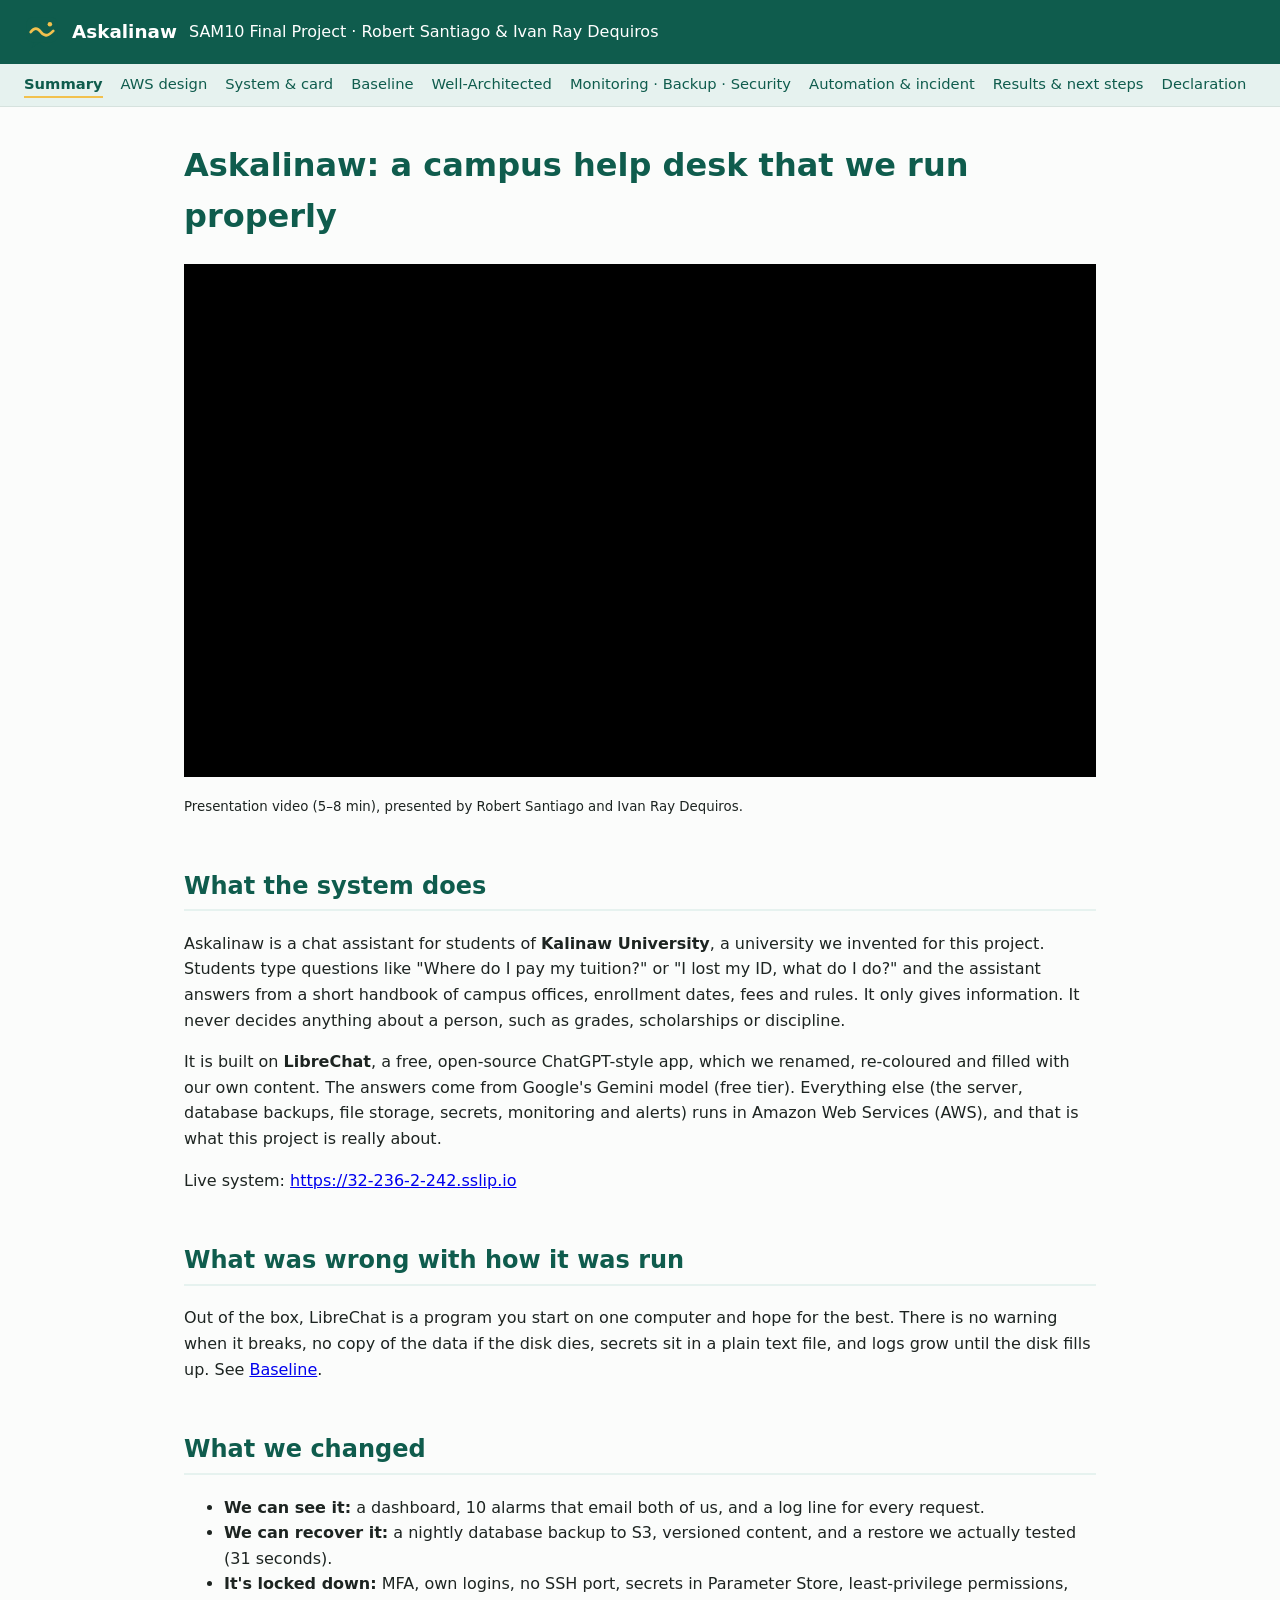
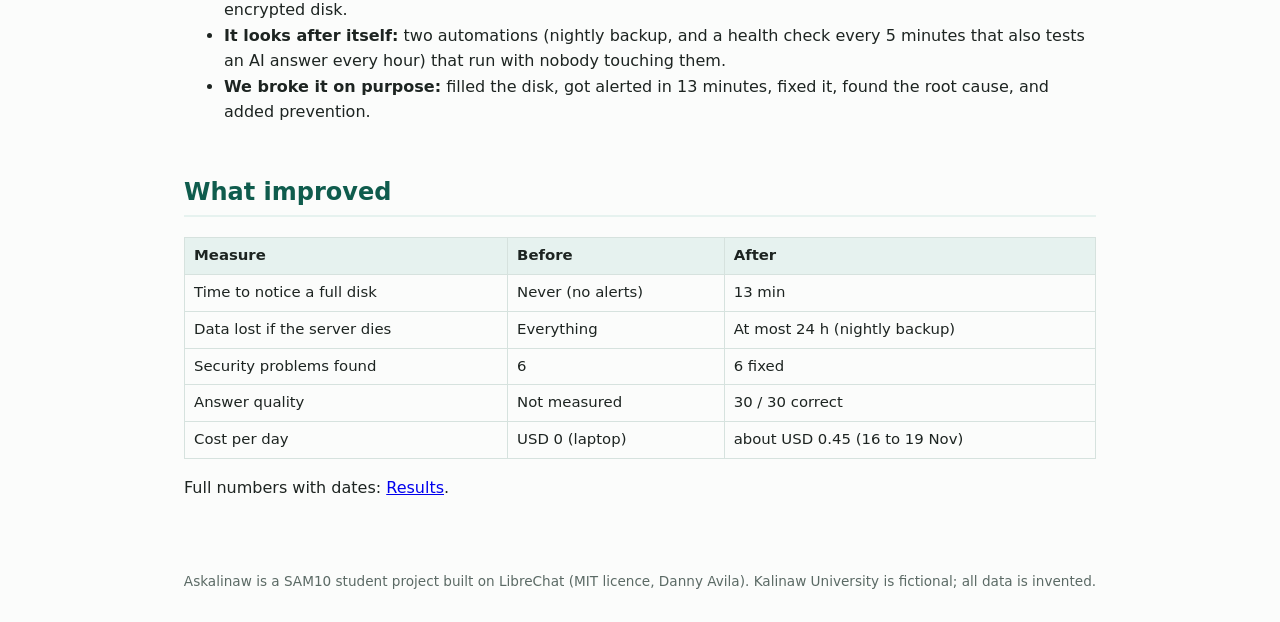
<file: docs/index.html>
<!DOCTYPE html>
<html lang="en"><head><meta charset="utf-8"><meta name="viewport" content="width=device-width,initial-scale=1">
<title>Askalinaw — Executive summary</title><link rel="stylesheet" href="style.css"></head>
<body><main>
<h1>Askalinaw: a campus help desk that we run properly</h1>

<div class="video"><iframe src="https://drive.google.com/file/d/1o-RC_NinJA_wOwNXGzv-brfALLHcko0t/preview" title="Askalinaw presentation" allow="autoplay" allowfullscreen></iframe></div>
<p><small>Presentation video (5–8 min), presented by Robert Santiago and Ivan Ray Dequiros.</small></p>

<h2>What the system does</h2>
<p>Askalinaw is a chat assistant for students of <b>Kalinaw University</b>, a university we invented for this
project. Students type questions like "Where do I pay my tuition?" or "I lost my ID, what do I do?" and the
assistant answers from a short handbook of campus offices, enrollment dates, fees and rules. It only gives
information. It never decides anything about a person, such as grades, scholarships or discipline.</p>
<p>It is built on <b>LibreChat</b>, a free, open-source ChatGPT-style app, which we renamed, re-coloured and
filled with our own content. The answers come from Google's Gemini model (free tier). Everything else
(the server, database backups, file storage, secrets, monitoring and alerts) runs in Amazon Web Services (AWS),
and that is what this project is really about.</p>
<p>Live system: <a href="https://32-236-2-242.sslip.io">https://32-236-2-242.sslip.io</a></p>

<h2>What was wrong with how it was run</h2>
<p>Out of the box, LibreChat is a program you start on one computer and hope for the best. There is no warning
when it breaks, no copy of the data if the disk dies, secrets sit in a plain text file, and logs grow until the disk fills up.
See <a href="baseline.html">Baseline</a>.</p>

<h2>What we changed</h2>
<ul>
<li><b>We can see it:</b> a dashboard, 10 alarms that email both of us, and a log line for every request.</li>
<li><b>We can recover it:</b> a nightly database backup to S3, versioned content, and a restore we actually tested (31 seconds).</li>
<li><b>It's locked down:</b> MFA, own logins, no SSH port, secrets in Parameter Store, least-privilege permissions, encrypted disk.</li>
<li><b>It looks after itself:</b> two automations (nightly backup, and a health check every 5 minutes that also tests an AI answer every hour) that run with nobody touching them.</li>
<li><b>We broke it on purpose:</b> filled the disk, got alerted in 13 minutes, fixed it, found the root cause, and added prevention.</li>
</ul>

<h2>What improved</h2>
<table>
<tr><th>Measure</th><th>Before</th><th>After</th></tr>
<tr><td>Time to notice a full disk</td><td>Never (no alerts)</td><td>13 min</td></tr>
<tr><td>Data lost if the server dies</td><td>Everything</td><td>At most 24 h (nightly backup)</td></tr>
<tr><td>Security problems found</td><td>6</td><td>6 fixed</td></tr>
<tr><td>Answer quality</td><td>Not measured</td><td>30 / 30 correct</td></tr>
<tr><td>Cost per day</td><td>USD 0 (laptop)</td><td>about USD 0.45 (16 to 19 Nov)</td></tr>
</table>
<p>Full numbers with dates: <a href="results.html">Results</a>.</p>
</main><script src="nav.js"></script></body></html>
</file>
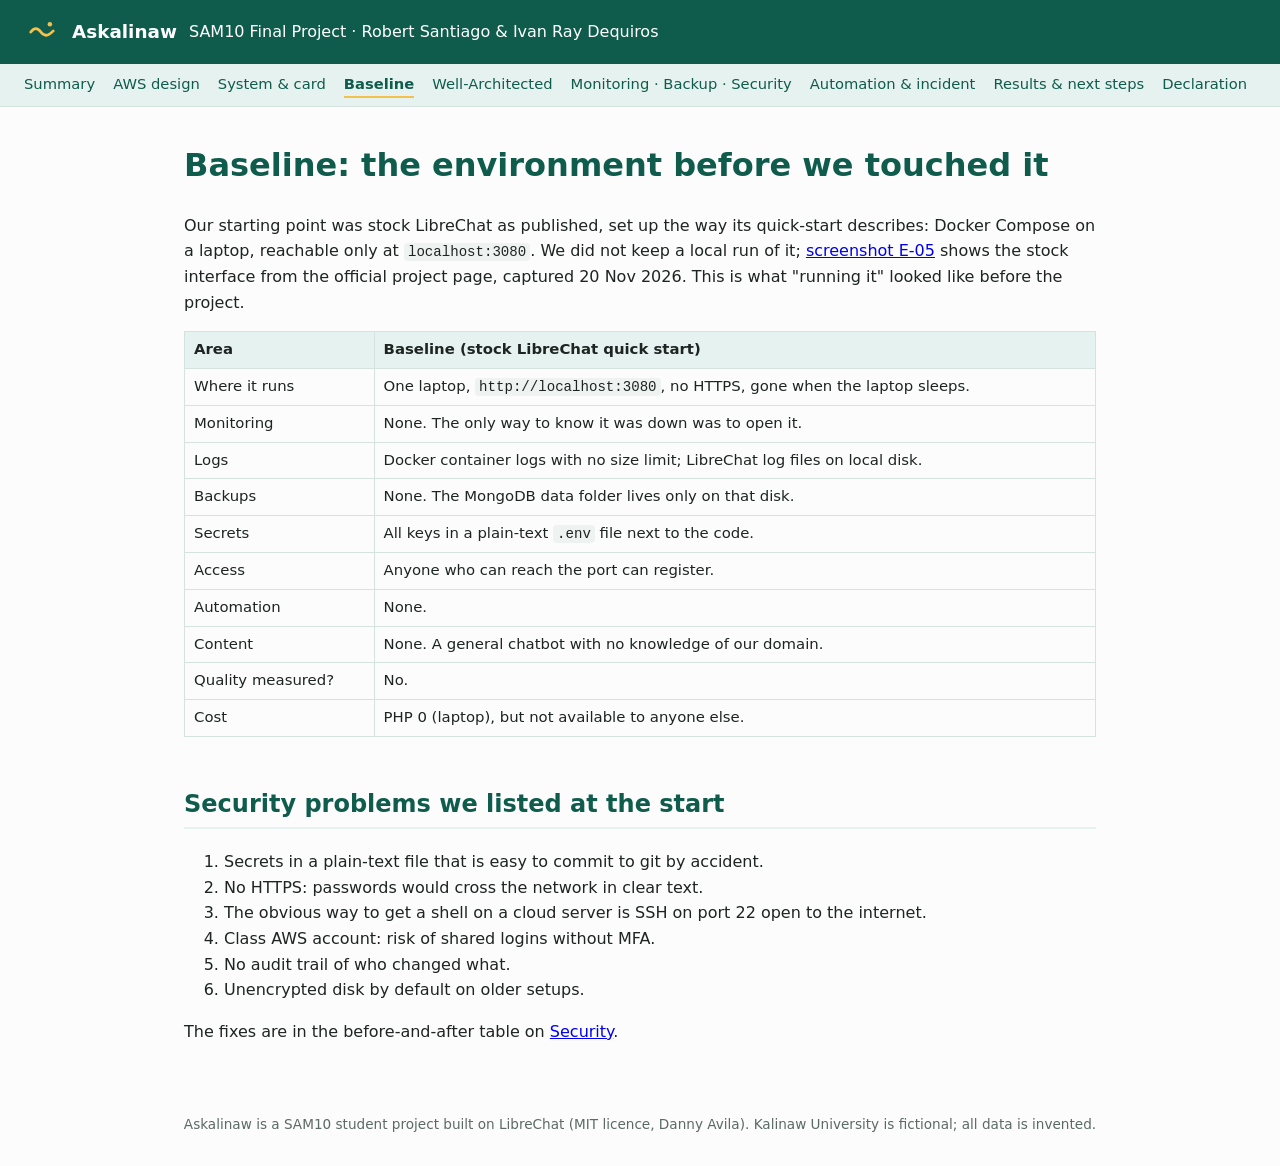
<file: docs/baseline.html>
<!DOCTYPE html>
<html lang="en"><head><meta charset="utf-8"><meta name="viewport" content="width=device-width,initial-scale=1">
<title>Askalinaw — Baseline</title><link rel="stylesheet" href="style.css"></head>
<body><main>
<h1>Baseline: the environment before we touched it</h1>
<p>Our starting point was stock LibreChat as published, set up the way its quick-start describes: Docker Compose on a laptop, reachable only at <code>localhost:3080</code>. We did not keep a local run of it; <a href="system.html">screenshot E-05</a> shows the stock interface from the official project page, captured 20 Nov 2026. This is what "running it" looked like before the project.</p>

<table>
<tr><th>Area</th><th>Baseline (stock LibreChat quick start)</th></tr>
<tr><td>Where it runs</td><td>One laptop, <code>http://localhost:3080</code>, no HTTPS, gone when the laptop sleeps.</td></tr>
<tr><td>Monitoring</td><td>None. The only way to know it was down was to open it.</td></tr>
<tr><td>Logs</td><td>Docker container logs with no size limit; LibreChat log files on local disk.</td></tr>
<tr><td>Backups</td><td>None. The MongoDB data folder lives only on that disk.</td></tr>
<tr><td>Secrets</td><td>All keys in a plain-text <code>.env</code> file next to the code.</td></tr>
<tr><td>Access</td><td>Anyone who can reach the port can register.</td></tr>
<tr><td>Automation</td><td>None.</td></tr>
<tr><td>Content</td><td>None. A general chatbot with no knowledge of our domain.</td></tr>
<tr><td>Quality measured?</td><td>No.</td></tr>
<tr><td>Cost</td><td>PHP 0 (laptop), but not available to anyone else.</td></tr>
</table>

<h2>Security problems we listed at the start</h2>
<ol>
<li>Secrets in a plain-text file that is easy to commit to git by accident.</li>
<li>No HTTPS: passwords would cross the network in clear text.</li>
<li>The obvious way to get a shell on a cloud server is SSH on port 22 open to the internet.</li>
<li>Class AWS account: risk of shared logins without MFA.</li>
<li>No audit trail of who changed what.</li>
<li>Unencrypted disk by default on older setups.</li>
</ol>
<p>The fixes are in the before-and-after table on <a href="operations.html#security">Security</a>.</p>
</main><script src="nav.js"></script></body></html>
</file>
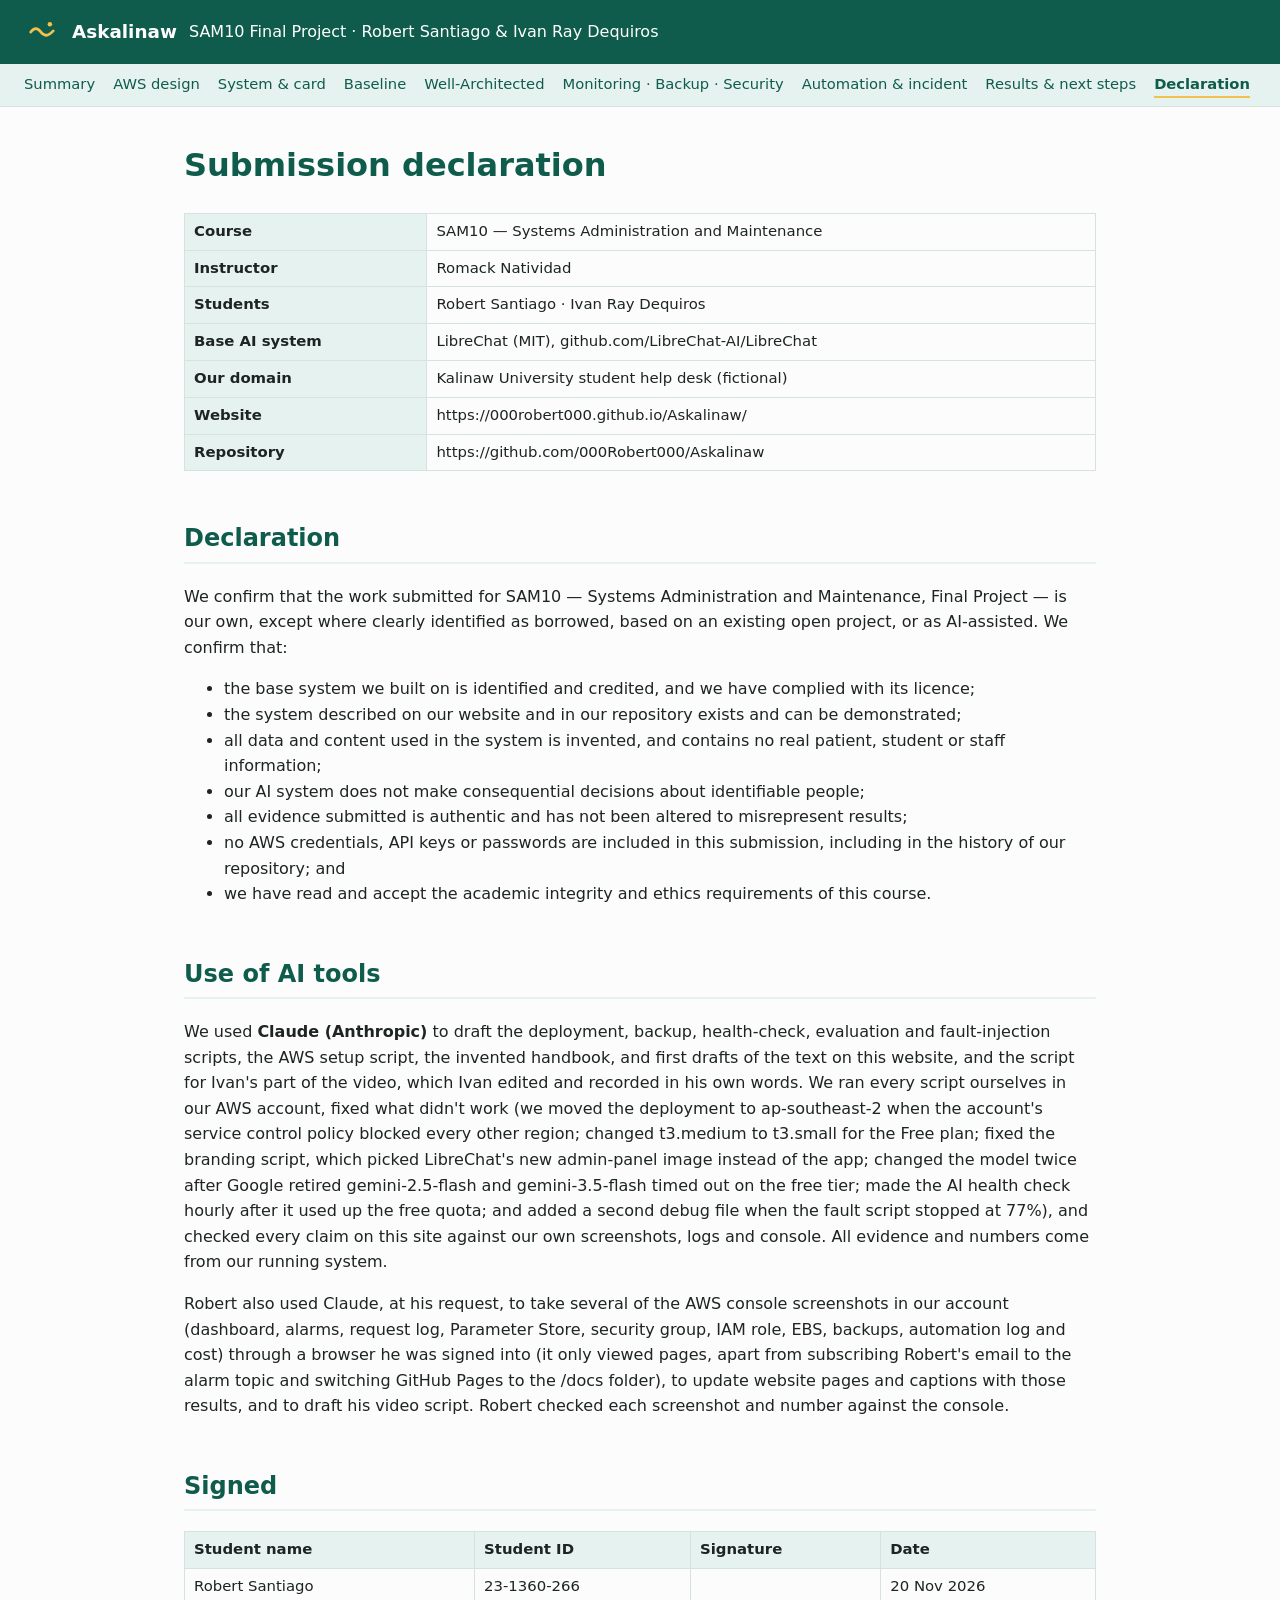
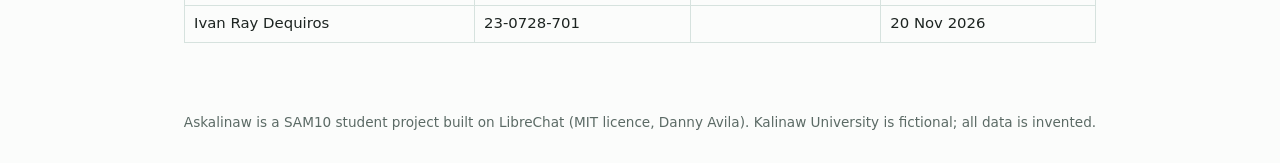
<file: docs/declaration.html>
<!DOCTYPE html>
<html lang="en"><head><meta charset="utf-8"><meta name="viewport" content="width=device-width,initial-scale=1">
<title>Askalinaw — Submission declaration</title><link rel="stylesheet" href="style.css"></head>
<body><main>
<h1>Submission declaration</h1>
<table>
<tr><th>Course</th><td>SAM10 — Systems Administration and Maintenance</td></tr>
<tr><th>Instructor</th><td>Romack Natividad</td></tr>
<tr><th>Students</th><td>Robert Santiago · Ivan Ray Dequiros</td></tr>
<tr><th>Base AI system</th><td>LibreChat (MIT), github.com/LibreChat-AI/LibreChat</td></tr>
<tr><th>Our domain</th><td>Kalinaw University student help desk (fictional)</td></tr>
<tr><th>Website</th><td>https://000robert000.github.io/Askalinaw/</td></tr>
<tr><th>Repository</th><td>https://github.com/000Robert000/Askalinaw</td></tr>
</table>

<h2>Declaration</h2>
<p>We confirm that the work submitted for SAM10 — Systems Administration and Maintenance, Final Project — is our own, except where clearly identified as borrowed, based on an existing open project, or as AI-assisted. We confirm that:</p>
<ul>
<li>the base system we built on is identified and credited, and we have complied with its licence;</li>
<li>the system described on our website and in our repository exists and can be demonstrated;</li>
<li>all data and content used in the system is invented, and contains no real patient, student or staff information;</li>
<li>our AI system does not make consequential decisions about identifiable people;</li>
<li>all evidence submitted is authentic and has not been altered to misrepresent results;</li>
<li>no AWS credentials, API keys or passwords are included in this submission, including in the history of our repository; and</li>
<li>we have read and accept the academic integrity and ethics requirements of this course.</li>
</ul>

<h2>Use of AI tools</h2>
<p>We used <b>Claude (Anthropic)</b> to draft the deployment, backup, health-check, evaluation and fault-injection scripts,
the AWS setup script, the invented handbook, and first drafts of the text on this website, and the script for Ivan's part of the video, which Ivan edited and recorded in his own words. We ran every script ourselves in
our AWS account, fixed what didn't work (we moved the deployment to ap-southeast-2 when the account's service control policy blocked every other region; changed t3.medium to t3.small for the Free plan; fixed the branding script, which picked LibreChat's new admin-panel image instead of the app; changed the model twice after Google retired gemini-2.5-flash and gemini-3.5-flash timed out on the free tier; made the AI health check hourly after it used up the free quota; and added a second debug file when the fault script stopped at 77%), and checked every claim on this site against our own
screenshots, logs and console. All evidence and numbers come from our running system.</p>
<p>Robert also used Claude, at his request, to take several of the AWS console screenshots in our account (dashboard, alarms, request log, Parameter Store, security group, IAM role, EBS, backups, automation log and cost) through a browser he was signed into (it only viewed pages, apart from subscribing Robert's email to the alarm topic and switching GitHub Pages to the /docs folder), to update website pages and captions with those results, and to draft his video script. Robert checked each screenshot and number against the console.</p>

<h2>Signed</h2>
<table><tr><th>Student name</th><th>Student ID</th><th>Signature</th><th>Date</th></tr><tr><td>Robert Santiago</td><td>23-1360-266</td><td></td><td>20 Nov 2026</td></tr><tr><td>Ivan Ray Dequiros</td><td>23-0728-701</td><td></td><td>20 Nov 2026</td></tr></table>
</main><script src="nav.js"></script></body></html>
</file>
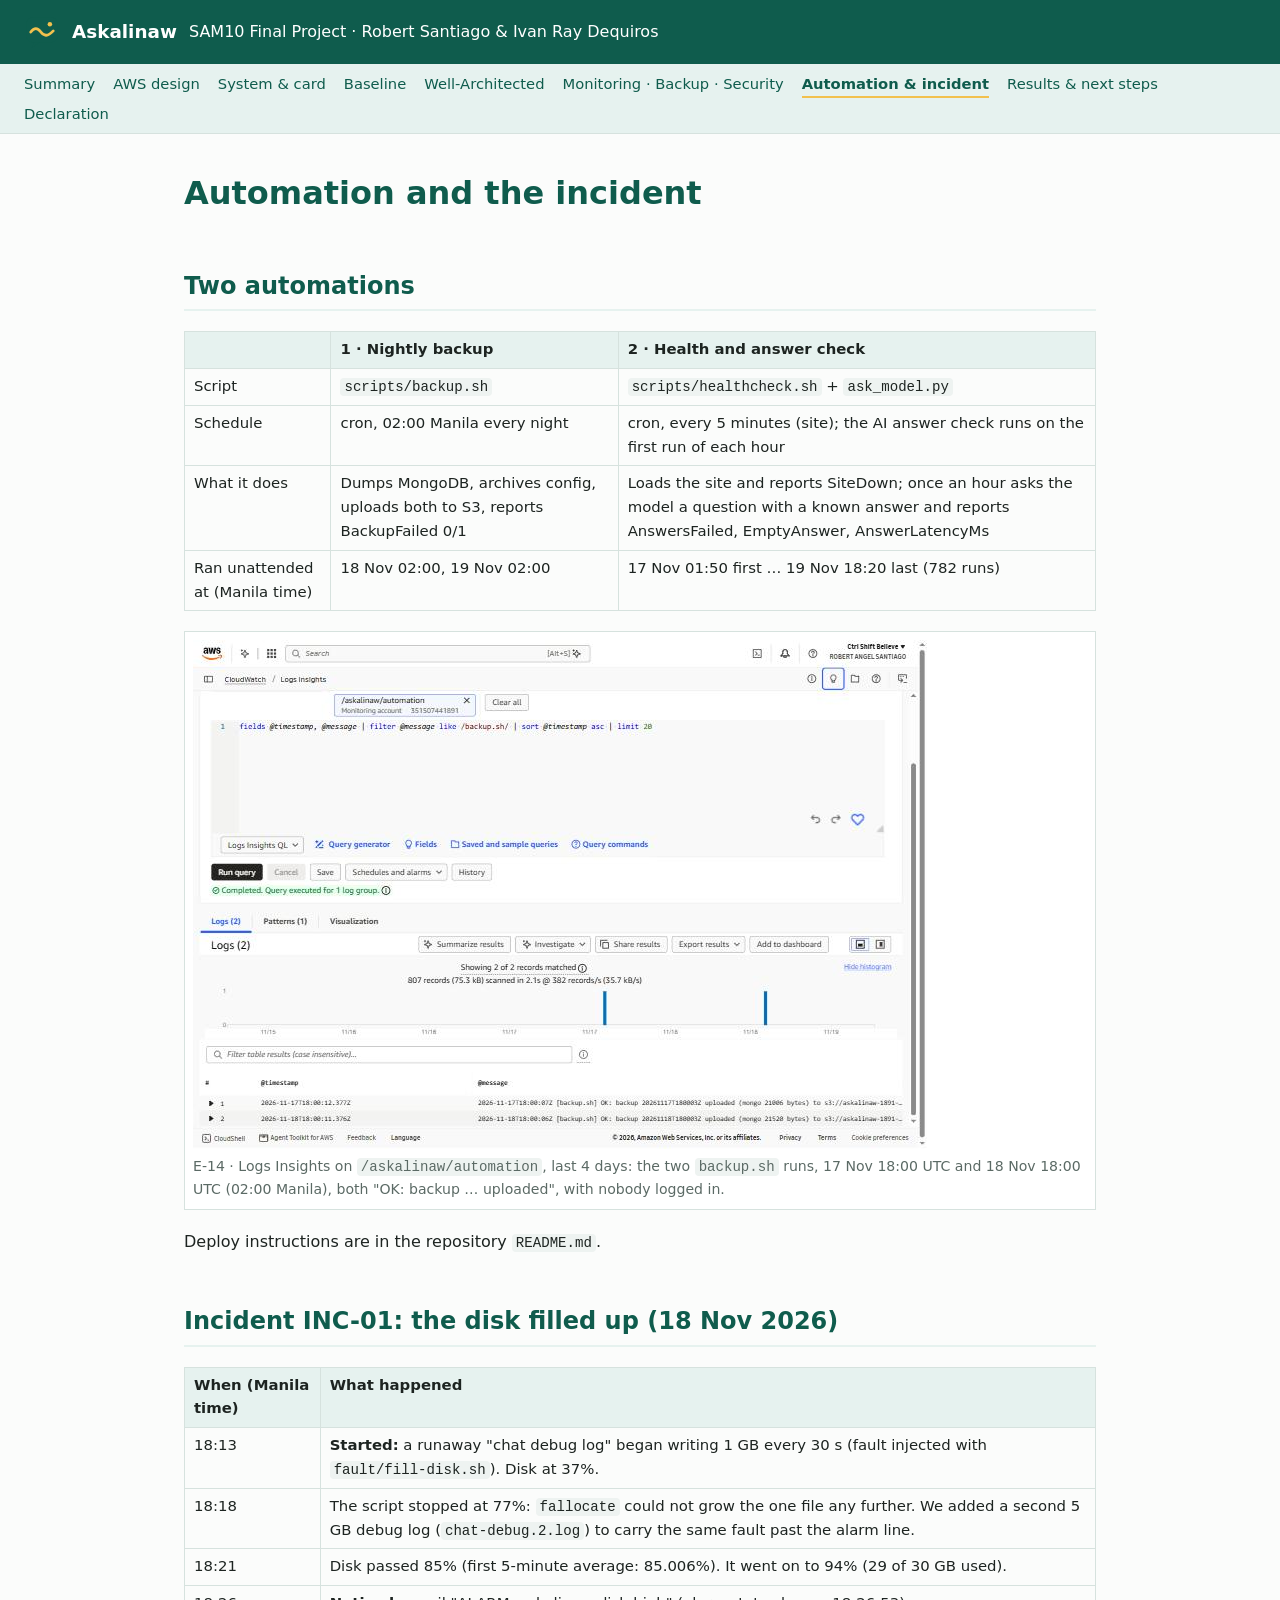
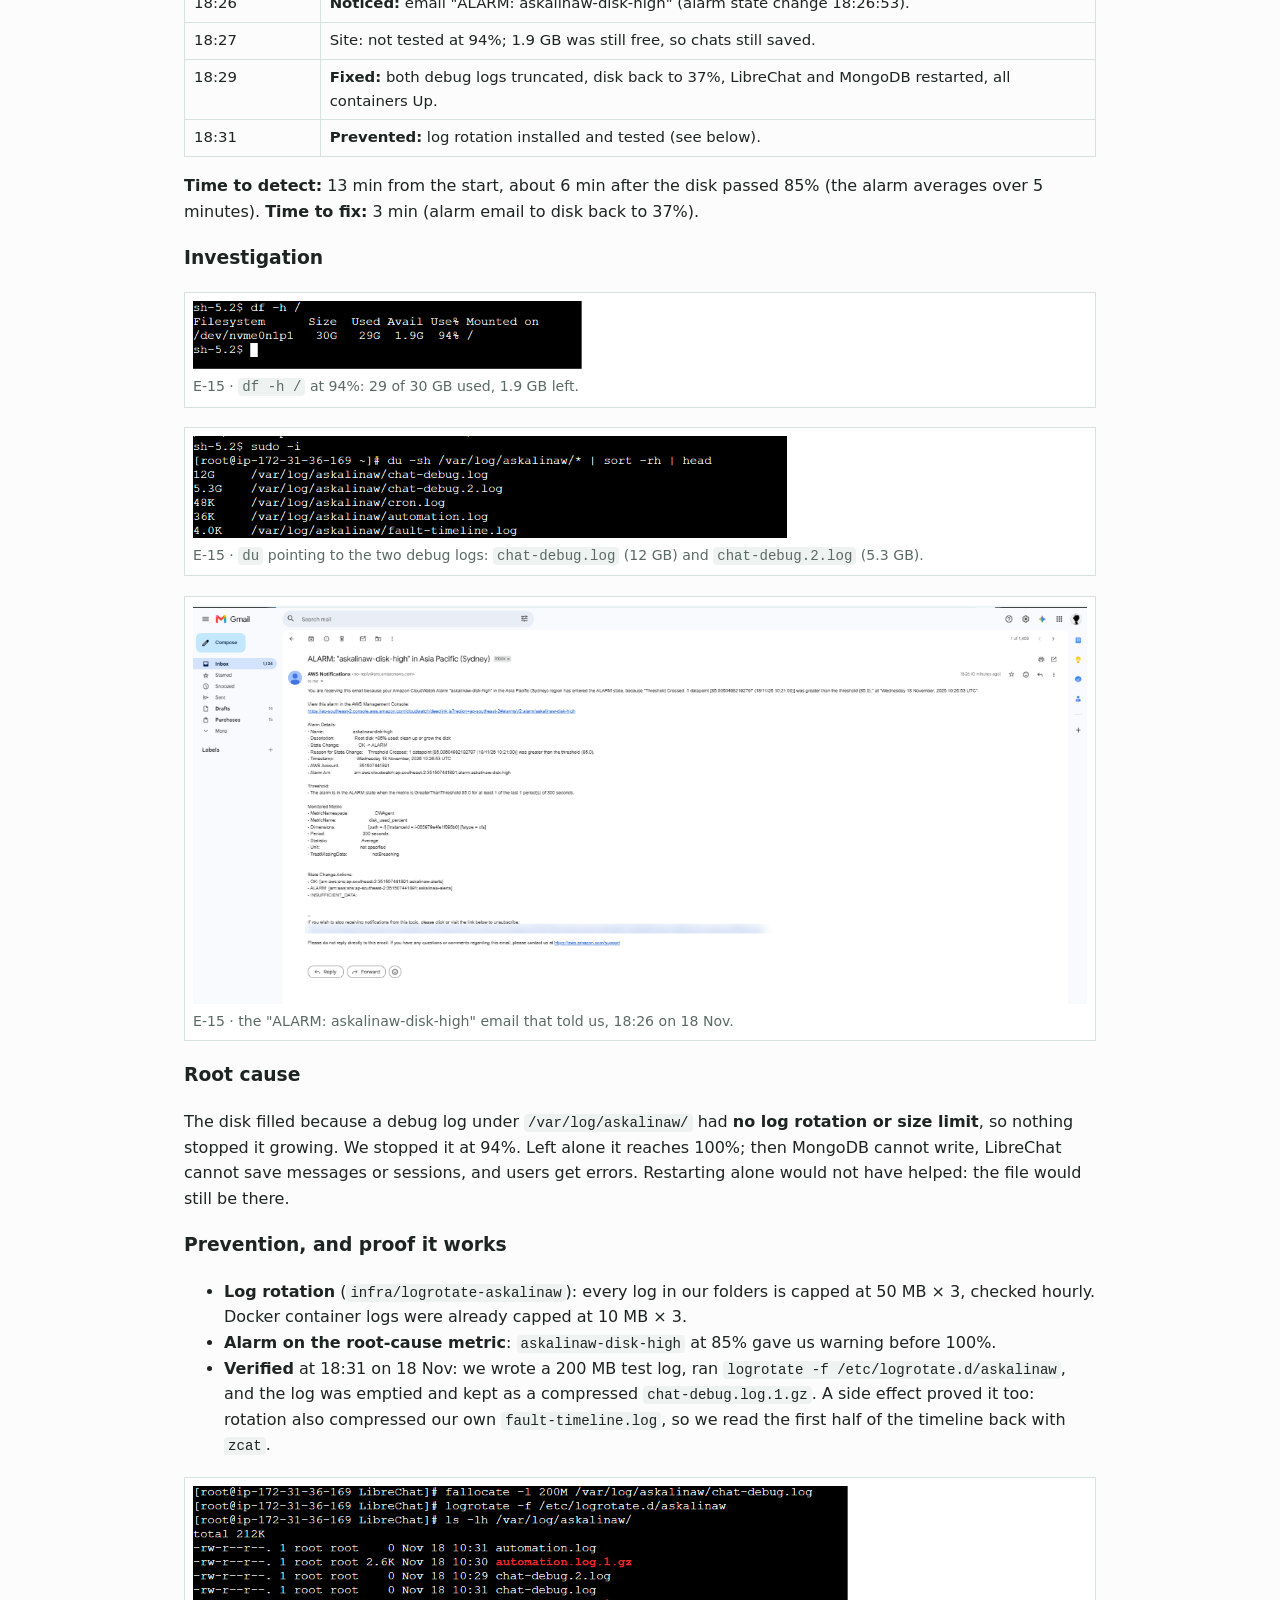
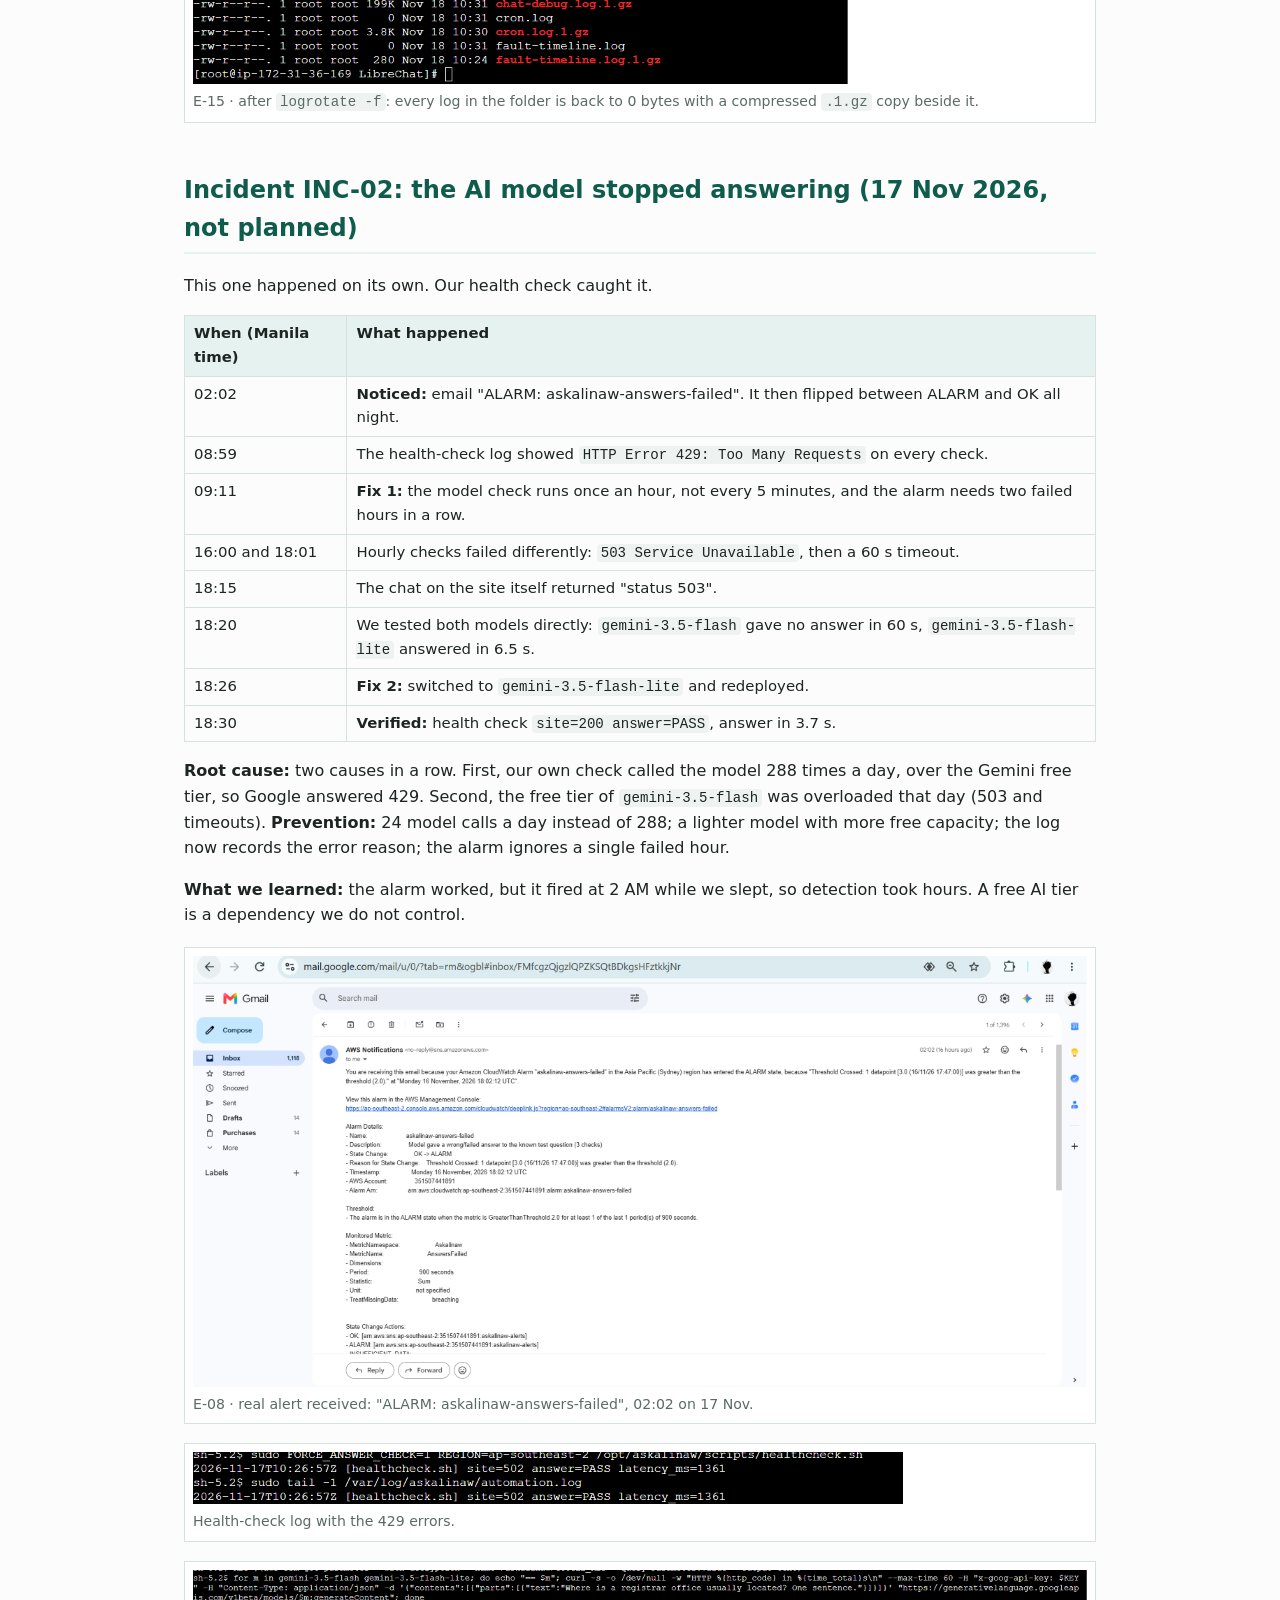
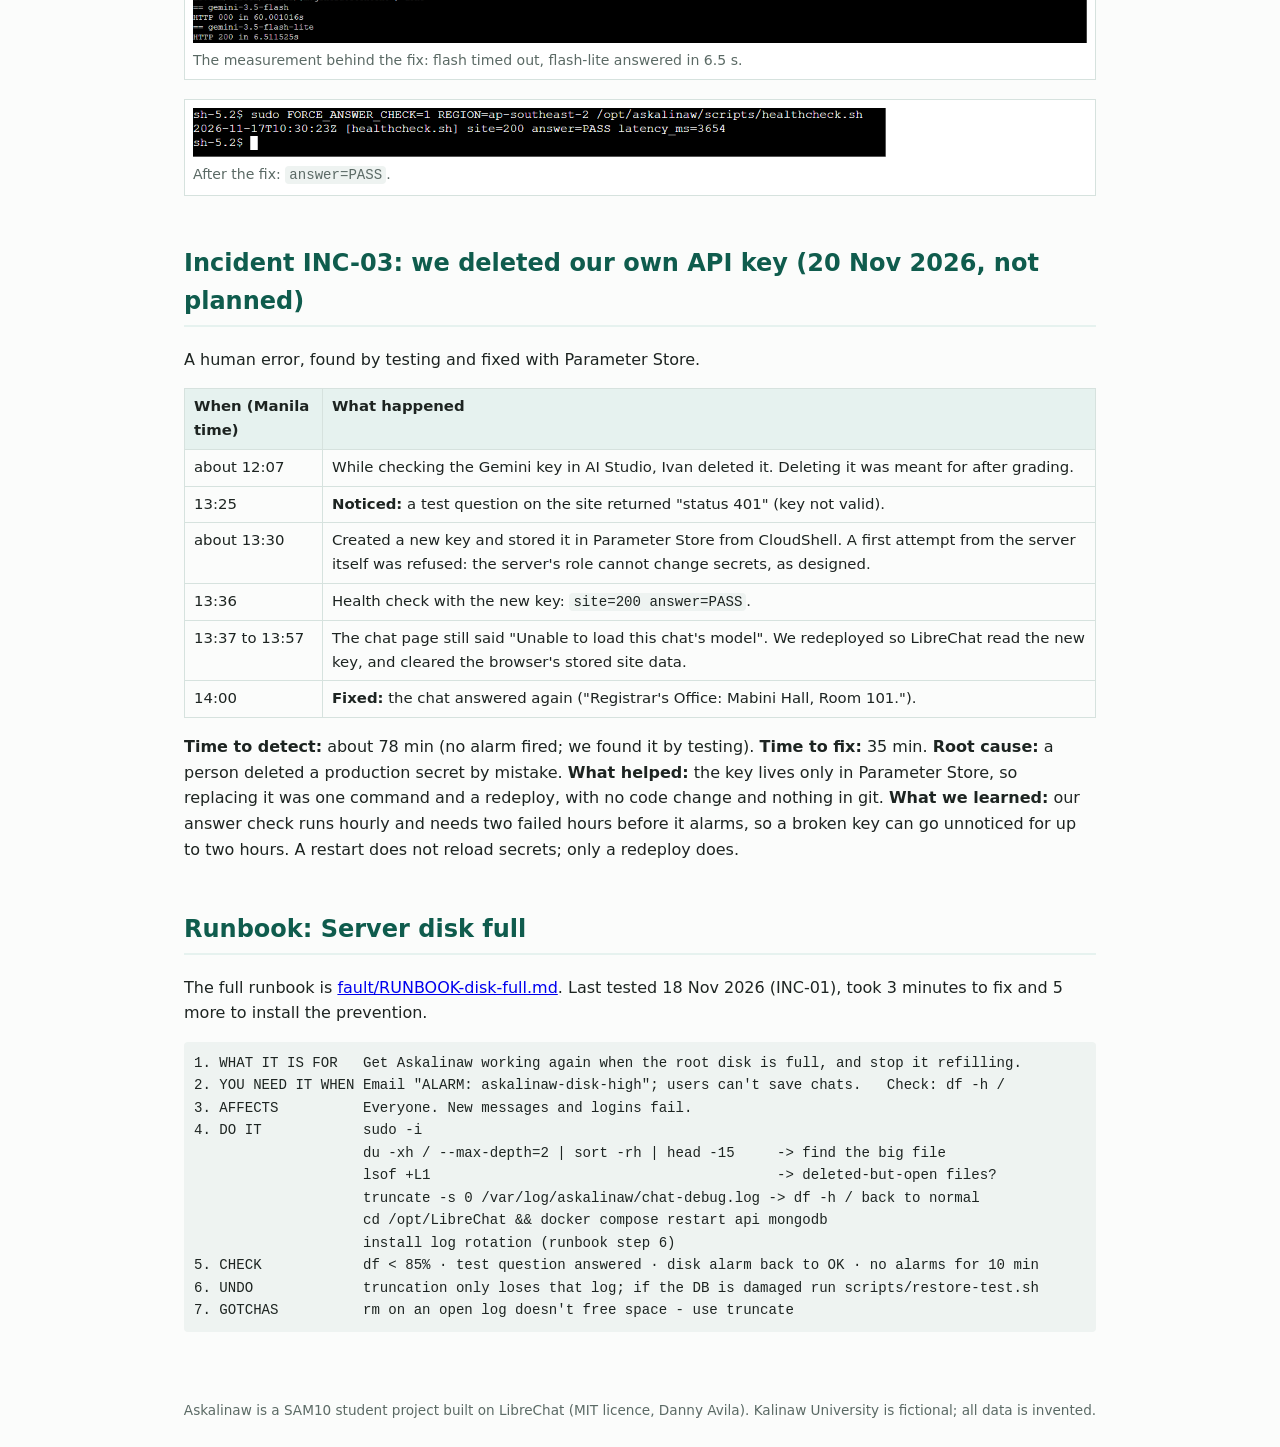
<file: docs/incident.html>
<!DOCTYPE html>
<html lang="en"><head><meta charset="utf-8"><meta name="viewport" content="width=device-width,initial-scale=1">
<title>Askalinaw — Automation and incident</title><link rel="stylesheet" href="style.css"></head>
<body><main>
<h1>Automation and the incident</h1>

<h2>Two automations</h2>
<table>
<tr><th></th><th>1 · Nightly backup</th><th>2 · Health and answer check</th></tr>
<tr><td>Script</td><td><code>scripts/backup.sh</code></td><td><code>scripts/healthcheck.sh</code> + <code>ask_model.py</code></td></tr>
<tr><td>Schedule</td><td>cron, 02:00 Manila every night</td><td>cron, every 5 minutes (site); the AI answer check runs on the first run of each hour</td></tr>
<tr><td>What it does</td><td>Dumps MongoDB, archives config, uploads both to S3, reports BackupFailed 0/1</td><td>Loads the site and reports SiteDown; once an hour asks the model a question with a known answer and reports AnswersFailed, EmptyAnswer, AnswerLatencyMs</td></tr>
<tr><td>Ran unattended at (Manila time)</td><td>18 Nov 02:00, 19 Nov 02:00</td><td>17 Nov 01:50 first … 19 Nov 18:20 last (782 runs)</td></tr>
</table>
<figure><img src="img/e14-automation.png" alt="Automation log"><figcaption>E-14 · Logs Insights on <code>/askalinaw/automation</code>, last 4 days: the two <code>backup.sh</code> runs, 17 Nov 18:00 UTC and 18 Nov 18:00 UTC (02:00 Manila), both "OK: backup … uploaded", with nobody logged in.</figcaption></figure>
<p>Deploy instructions are in the repository <code>README.md</code>.</p>

<h2>Incident INC-01: the disk filled up (18 Nov 2026)</h2>
<table>
<tr><th>When (Manila time)</th><th>What happened</th></tr>
<tr><td>18:13</td><td><b>Started:</b> a runaway "chat debug log" began writing 1 GB every 30 s (fault injected with <code>fault/fill-disk.sh</code>). Disk at 37%.</td></tr>
<tr><td>18:18</td><td>The script stopped at 77%: <code>fallocate</code> could not grow the one file any further. We added a second 5 GB debug log (<code>chat-debug.2.log</code>) to carry the same fault past the alarm line.</td></tr>
<tr><td>18:21</td><td>Disk passed 85% (first 5-minute average: 85.006%). It went on to 94% (29 of 30 GB used).</td></tr>
<tr><td>18:26</td><td><b>Noticed:</b> email "ALARM: askalinaw-disk-high" (alarm state change 18:26:53).</td></tr>
<tr><td>18:27</td><td>Site: not tested at 94%; 1.9 GB was still free, so chats still saved.</td></tr>
<tr><td>18:29</td><td><b>Fixed:</b> both debug logs truncated, disk back to 37%, LibreChat and MongoDB restarted, all containers Up.</td></tr>
<tr><td>18:31</td><td><b>Prevented:</b> log rotation installed and tested (see below).</td></tr>
</table>
<p><b>Time to detect:</b> 13 min from the start, about 6 min after the disk passed 85% (the alarm averages over 5 minutes). <b>Time to fix:</b> 3 min (alarm email to disk back to 37%).</p>

<h3>Investigation</h3>
<figure><img src="img/e15-df.png" alt="df output"><figcaption>E-15 · <code>df -h /</code> at 94%: 29 of 30 GB used, 1.9 GB left.</figcaption></figure>
<figure><img src="img/e15-du.png" alt="du output"><figcaption>E-15 · <code>du</code> pointing to the two debug logs: <code>chat-debug.log</code> (12 GB) and <code>chat-debug.2.log</code> (5.3 GB).</figcaption></figure>
<figure><img src="img/e15-alarm-email.png" alt="Alarm email"><figcaption>E-15 · the "ALARM: askalinaw-disk-high" email that told us, 18:26 on 18 Nov.</figcaption></figure>

<h3>Root cause</h3>
<p>The disk filled because a debug log under <code>/var/log/askalinaw/</code> had <b>no log rotation or size limit</b>, so nothing stopped it
growing. We stopped it at 94%. Left alone it reaches 100%; then MongoDB cannot write, LibreChat cannot save messages or sessions,
and users get errors. Restarting alone would not have helped: the file would still be there.</p>

<h3>Prevention, and proof it works</h3>
<ul>
<li><b>Log rotation</b> (<code>infra/logrotate-askalinaw</code>): every log in our folders is capped at 50 MB × 3, checked hourly. Docker container logs were already capped at 10 MB × 3.</li>
<li><b>Alarm on the root-cause metric</b>: <code>askalinaw-disk-high</code> at 85% gave us warning before 100%.</li>
<li><b>Verified</b> at 18:31 on 18 Nov: we wrote a 200 MB test log, ran <code>logrotate -f /etc/logrotate.d/askalinaw</code>, and the log was emptied and kept as a compressed <code>chat-debug.log.1.gz</code>. A side effect proved it too: rotation also compressed our own <code>fault-timeline.log</code>, so we read the first half of the timeline back with <code>zcat</code>.</li>
</ul>
<figure><img src="img/e15-prevention.png" alt="logrotate test"><figcaption>E-15 · after <code>logrotate -f</code>: every log in the folder is back to 0 bytes with a compressed <code>.1.gz</code> copy beside it.</figcaption></figure>

<h2>Incident INC-02: the AI model stopped answering (17 Nov 2026, not planned)</h2>
<p>This one happened on its own. Our health check caught it.</p>
<table>
<tr><th>When (Manila time)</th><th>What happened</th></tr>
<tr><td>02:02</td><td><b>Noticed:</b> email "ALARM: askalinaw-answers-failed". It then flipped between ALARM and OK all night.</td></tr>
<tr><td>08:59</td><td>The health-check log showed <code>HTTP Error 429: Too Many Requests</code> on every check.</td></tr>
<tr><td>09:11</td><td><b>Fix 1:</b> the model check runs once an hour, not every 5 minutes, and the alarm needs two failed hours in a row.</td></tr>
<tr><td>16:00 and 18:01</td><td>Hourly checks failed differently: <code>503 Service Unavailable</code>, then a 60 s timeout.</td></tr>
<tr><td>18:15</td><td>The chat on the site itself returned "status 503".</td></tr>
<tr><td>18:20</td><td>We tested both models directly: <code>gemini-3.5-flash</code> gave no answer in 60 s, <code>gemini-3.5-flash-lite</code> answered in 6.5 s.</td></tr>
<tr><td>18:26</td><td><b>Fix 2:</b> switched to <code>gemini-3.5-flash-lite</code> and redeployed.</td></tr>
<tr><td>18:30</td><td><b>Verified:</b> health check <code>site=200 answer=PASS</code>, answer in 3.7 s.</td></tr>
</table>
<p><b>Root cause:</b> two causes in a row. First, our own check called the model 288 times a day, over the Gemini free tier, so Google answered 429. Second, the free tier of <code>gemini-3.5-flash</code> was overloaded that day (503 and timeouts). <b>Prevention:</b> 24 model calls a day instead of 288; a lighter model with more free capacity; the log now records the error reason; the alarm ignores a single failed hour.</p>
<p><b>What we learned:</b> the alarm worked, but it fired at 2 AM while we slept, so detection took hours. A free AI tier is a dependency we do not control.</p>
<figure><img src="img/e08-alert-email.png" alt="Answers-failed alarm email"><figcaption>E-08 · real alert received: "ALARM: askalinaw-answers-failed", 02:02 on 17 Nov.</figcaption></figure>
<figure><img src="img/e15-429-log.png" alt="429 log"><figcaption>Health-check log with the 429 errors.</figcaption></figure>
<figure><img src="img/e15-model-test.png" alt="Model test"><figcaption>The measurement behind the fix: flash timed out, flash-lite answered in 6.5 s.</figcaption></figure>
<figure><img src="img/e15-429-fixed.png" alt="Fixed"><figcaption>After the fix: <code>answer=PASS</code>.</figcaption></figure>

<h2>Incident INC-03: we deleted our own API key (20 Nov 2026, not planned)</h2>
<p>A human error, found by testing and fixed with Parameter Store.</p>
<table>
<tr><th>When (Manila time)</th><th>What happened</th></tr>
<tr><td>about 12:07</td><td>While checking the Gemini key in AI Studio, Ivan deleted it. Deleting it was meant for after grading.</td></tr>
<tr><td>13:25</td><td><b>Noticed:</b> a test question on the site returned "status 401" (key not valid).</td></tr>
<tr><td>about 13:30</td><td>Created a new key and stored it in Parameter Store from CloudShell. A first attempt from the server itself was refused: the server's role cannot change secrets, as designed.</td></tr>
<tr><td>13:36</td><td>Health check with the new key: <code>site=200 answer=PASS</code>.</td></tr>
<tr><td>13:37 to 13:57</td><td>The chat page still said "Unable to load this chat's model". We redeployed so LibreChat read the new key, and cleared the browser's stored site data.</td></tr>
<tr><td>14:00</td><td><b>Fixed:</b> the chat answered again ("Registrar's Office: Mabini Hall, Room 101.").</td></tr>
</table>
<p><b>Time to detect:</b> about 78 min (no alarm fired; we found it by testing). <b>Time to fix:</b> 35 min.
<b>Root cause:</b> a person deleted a production secret by mistake. <b>What helped:</b> the key lives only in Parameter Store, so replacing it was one command and a redeploy, with no code change and nothing in git.
<b>What we learned:</b> our answer check runs hourly and needs two failed hours before it alarms, so a broken key can go unnoticed for up to two hours. A restart does not reload secrets; only a redeploy does.</p>

<h2 id="runbook">Runbook: Server disk full</h2>
<p>The full runbook is <a href="https://github.com/000Robert000/Askalinaw/blob/main/fault/RUNBOOK-disk-full.md">fault/RUNBOOK-disk-full.md</a>. Last tested 18 Nov 2026 (INC-01), took 3 minutes to fix and 5 more to install the prevention.</p>
<pre>
1. WHAT IT IS FOR   Get Askalinaw working again when the root disk is full, and stop it refilling.
2. YOU NEED IT WHEN Email "ALARM: askalinaw-disk-high"; users can't save chats.   Check: df -h /
3. AFFECTS          Everyone. New messages and logins fail.
4. DO IT            sudo -i
                    du -xh / --max-depth=2 | sort -rh | head -15     -> find the big file
                    lsof +L1                                         -> deleted-but-open files?
                    truncate -s 0 /var/log/askalinaw/chat-debug.log -> df -h / back to normal
                    cd /opt/LibreChat && docker compose restart api mongodb
                    install log rotation (runbook step 6)
5. CHECK            df &lt; 85% · test question answered · disk alarm back to OK · no alarms for 10 min
6. UNDO             truncation only loses that log; if the DB is damaged run scripts/restore-test.sh
7. GOTCHAS          rm on an open log doesn't free space - use truncate
</pre>
</main><script src="nav.js"></script></body></html>
</file>
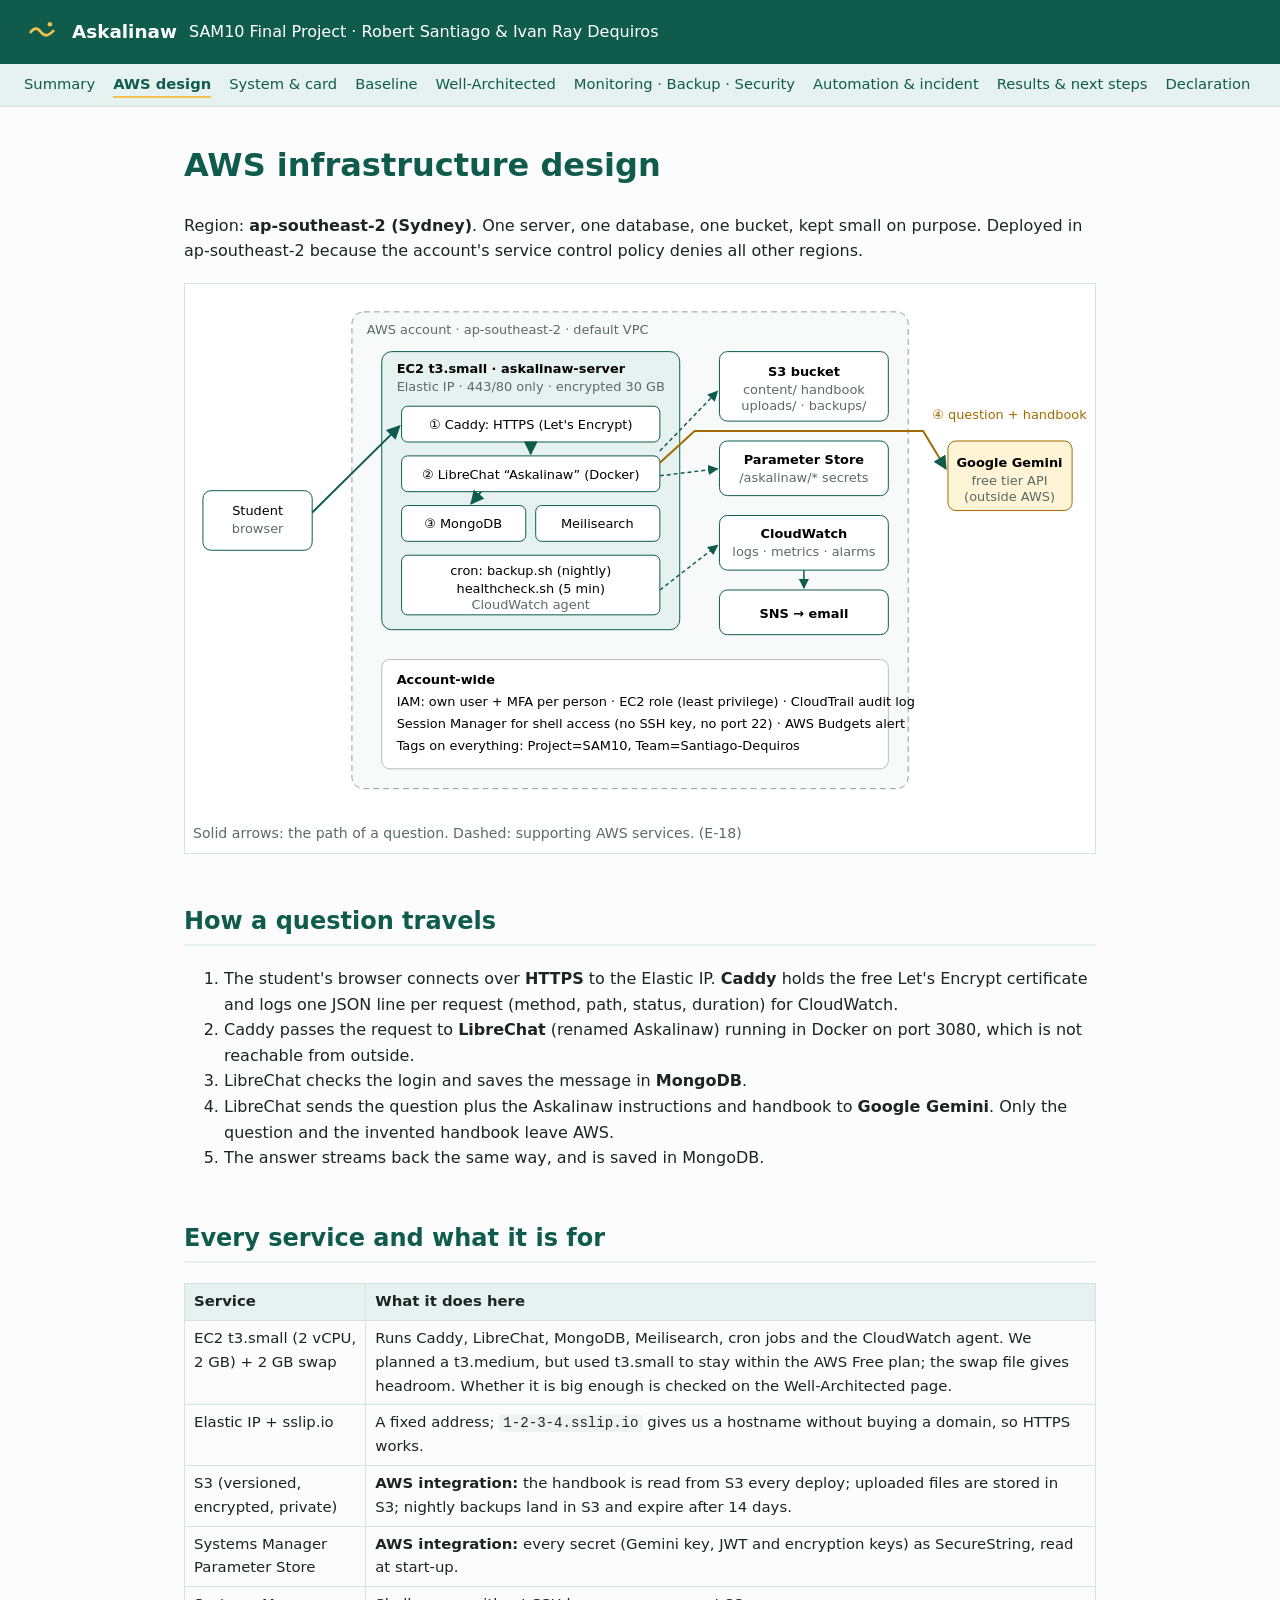
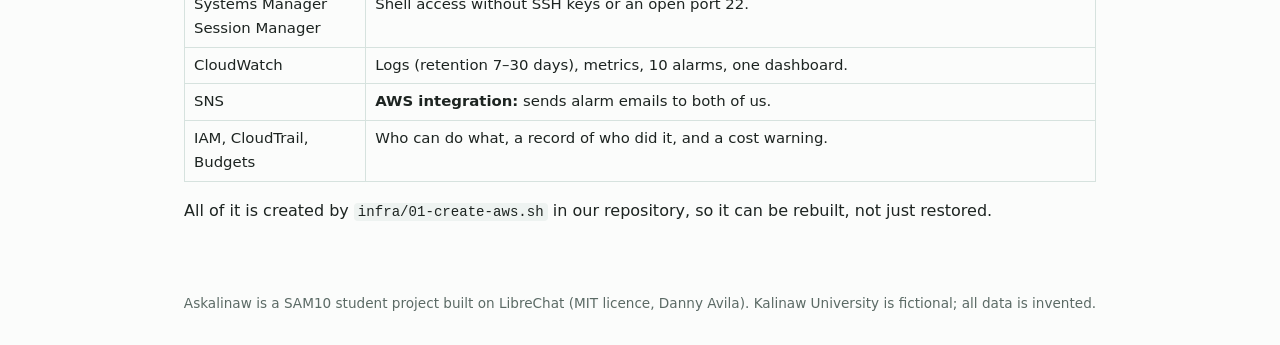
<file: docs/infrastructure.html>
<!DOCTYPE html>
<html lang="en"><head><meta charset="utf-8"><meta name="viewport" content="width=device-width,initial-scale=1">
<title>Askalinaw — AWS infrastructure design</title><link rel="stylesheet" href="style.css"></head>
<body><main>
<h1>AWS infrastructure design</h1>
<p>Region: <b>ap-southeast-2 (Sydney)</b>. One server, one database, one bucket, kept small on purpose. Deployed in ap-southeast-2 because the account's service control policy denies all other regions.</p>

<figure>
<svg viewBox="0 0 900 520" xmlns="http://www.w3.org/2000/svg" font-family="system-ui,sans-serif" font-size="13">
  <defs><marker id="a" viewBox="0 0 10 10" refX="9" refY="5" markerWidth="7" markerHeight="7" orient="auto"><path d="M0 0L10 5L0 10z" fill="#0F5C4D"/></marker></defs>
  <rect x="10" y="200" width="110" height="60" rx="8" fill="#fff" stroke="#0F5C4D"/><text x="65" y="225" text-anchor="middle">Student</text><text x="65" y="243" text-anchor="middle" fill="#5b6a65">browser</text>
  <rect x="160" y="20" width="560" height="480" rx="12" fill="#f7faf9" stroke="#999" stroke-dasharray="6 4"/><text x="175" y="42" fill="#5b6a65">AWS account · ap-southeast-2 · default VPC</text>
  <rect x="190" y="60" width="300" height="280" rx="10" fill="#E6F2EF" stroke="#0F5C4D"/><text x="205" y="82" font-weight="700">EC2 t3.small · askalinaw-server</text>
  <text x="205" y="100" fill="#5b6a65">Elastic IP · 443/80 only · encrypted 30 GB</text>
  <rect x="210" y="115" width="260" height="36" rx="6" fill="#fff" stroke="#0F5C4D"/><text x="340" y="138" text-anchor="middle">① Caddy: HTTPS (Let's Encrypt)</text>
  <rect x="210" y="165" width="260" height="36" rx="6" fill="#fff" stroke="#0F5C4D"/><text x="340" y="188" text-anchor="middle">② LibreChat “Askalinaw” (Docker)</text>
  <rect x="210" y="215" width="125" height="36" rx="6" fill="#fff" stroke="#0F5C4D"/><text x="272" y="238" text-anchor="middle">③ MongoDB</text>
  <rect x="345" y="215" width="125" height="36" rx="6" fill="#fff" stroke="#0F5C4D"/><text x="407" y="238" text-anchor="middle">Meilisearch</text>
  <rect x="210" y="265" width="260" height="60" rx="6" fill="#fff" stroke="#0F5C4D"/><text x="340" y="285" text-anchor="middle">cron: backup.sh (nightly)</text><text x="340" y="303" text-anchor="middle">healthcheck.sh (5 min)</text><text x="340" y="319" text-anchor="middle" fill="#5b6a65">CloudWatch agent</text>
  <rect x="530" y="60" width="170" height="70" rx="8" fill="#fff" stroke="#0F5C4D"/><text x="615" y="85" text-anchor="middle" font-weight="700">S3 bucket</text><text x="615" y="103" text-anchor="middle" fill="#5b6a65">content/ handbook</text><text x="615" y="119" text-anchor="middle" fill="#5b6a65">uploads/ · backups/</text>
  <rect x="530" y="150" width="170" height="55" rx="8" fill="#fff" stroke="#0F5C4D"/><text x="615" y="173" text-anchor="middle" font-weight="700">Parameter Store</text><text x="615" y="191" text-anchor="middle" fill="#5b6a65">/askalinaw/* secrets</text>
  <rect x="530" y="225" width="170" height="55" rx="8" fill="#fff" stroke="#0F5C4D"/><text x="615" y="248" text-anchor="middle" font-weight="700">CloudWatch</text><text x="615" y="266" text-anchor="middle" fill="#5b6a65">logs · metrics · alarms</text>
  <rect x="530" y="300" width="170" height="45" rx="8" fill="#fff" stroke="#0F5C4D"/><text x="615" y="328" text-anchor="middle" font-weight="700">SNS → email</text>
  <rect x="190" y="370" width="510" height="110" rx="8" fill="#fff" stroke="#bbb"/>
  <text x="205" y="395" font-weight="700">Account-wide</text>
  <text x="205" y="417">IAM: own user + MFA per person · EC2 role (least privilege) · CloudTrail audit log</text>
  <text x="205" y="439">Session Manager for shell access (no SSH key, no port 22) · AWS Budgets alert</text>
  <text x="205" y="461">Tags on everything: Project=SAM10, Team=Santiago-Dequiros</text>
  <rect x="760" y="150" width="125" height="70" rx="8" fill="#fff4d6" stroke="#a26b00"/><text x="822" y="176" text-anchor="middle" font-weight="700">Google Gemini</text><text x="822" y="194" text-anchor="middle" fill="#5b6a65">free tier API</text><text x="822" y="210" text-anchor="middle" fill="#5b6a65">(outside AWS)</text>
  <path d="M120 222 L208 135" stroke="#0F5C4D" stroke-width="2" fill="none" marker-end="url(#a)"/>
  <path d="M340 151 L340 163" stroke="#0F5C4D" stroke-width="2" marker-end="url(#a)"/>
  <path d="M290 201 L280 213" stroke="#0F5C4D" stroke-width="2" marker-end="url(#a)"/>
  <path d="M470 172 L505 140 L735 140 L758 178" stroke="#a26b00" stroke-width="2" fill="none" marker-end="url(#a)"/><text x="822" y="128" text-anchor="middle" fill="#a26b00">④ question + handbook</text>
  <path d="M470 160 L528 100" stroke="#0F5C4D" stroke-width="1.5" stroke-dasharray="4 3" marker-end="url(#a)"/>
  <path d="M470 185 L528 178" stroke="#0F5C4D" stroke-width="1.5" stroke-dasharray="4 3" marker-end="url(#a)"/>
  <path d="M470 300 L528 255" stroke="#0F5C4D" stroke-width="1.5" stroke-dasharray="4 3" marker-end="url(#a)"/>
  <path d="M615 280 L615 298" stroke="#0F5C4D" stroke-width="1.5" marker-end="url(#a)"/>
</svg>
<figcaption>Solid arrows: the path of a question. Dashed: supporting AWS services. (E-18)</figcaption>
</figure>

<h2>How a question travels</h2>
<ol>
<li>The student's browser connects over <b>HTTPS</b> to the Elastic IP. <b>Caddy</b> holds the free Let's Encrypt certificate and logs one JSON line per request (method, path, status, duration) for CloudWatch.</li>
<li>Caddy passes the request to <b>LibreChat</b> (renamed Askalinaw) running in Docker on port 3080, which is not reachable from outside.</li>
<li>LibreChat checks the login and saves the message in <b>MongoDB</b>.</li>
<li>LibreChat sends the question plus the Askalinaw instructions and handbook to <b>Google Gemini</b>. Only the question and the invented handbook leave AWS.</li>
<li>The answer streams back the same way, and is saved in MongoDB.</li>
</ol>

<h2>Every service and what it is for</h2>
<table>
<tr><th>Service</th><th>What it does here</th></tr>
<tr><td>EC2 t3.small (2 vCPU, 2 GB) + 2 GB swap</td><td>Runs Caddy, LibreChat, MongoDB, Meilisearch, cron jobs and the CloudWatch agent. We planned a t3.medium, but used t3.small to stay within the AWS Free plan; the swap file gives headroom. Whether it is big enough is checked on the Well-Architected page.</td></tr>
<tr><td>Elastic IP + sslip.io</td><td>A fixed address; <code>1-2-3-4.sslip.io</code> gives us a hostname without buying a domain, so HTTPS works.</td></tr>
<tr><td>S3 (versioned, encrypted, private)</td><td><b>AWS integration:</b> the handbook is read from S3 every deploy; uploaded files are stored in S3; nightly backups land in S3 and expire after 14 days.</td></tr>
<tr><td>Systems Manager Parameter Store</td><td><b>AWS integration:</b> every secret (Gemini key, JWT and encryption keys) as SecureString, read at start-up.</td></tr>
<tr><td>Systems Manager Session Manager</td><td>Shell access without SSH keys or an open port 22.</td></tr>
<tr><td>CloudWatch</td><td>Logs (retention 7–30 days), metrics, 10 alarms, one dashboard.</td></tr>
<tr><td>SNS</td><td><b>AWS integration:</b> sends alarm emails to both of us.</td></tr>
<tr><td>IAM, CloudTrail, Budgets</td><td>Who can do what, a record of who did it, and a cost warning.</td></tr>
</table>
<p>All of it is created by <code>infra/01-create-aws.sh</code> in our repository, so it can be rebuilt, not just restored.</p>
</main><script src="nav.js"></script></body></html>
</file>
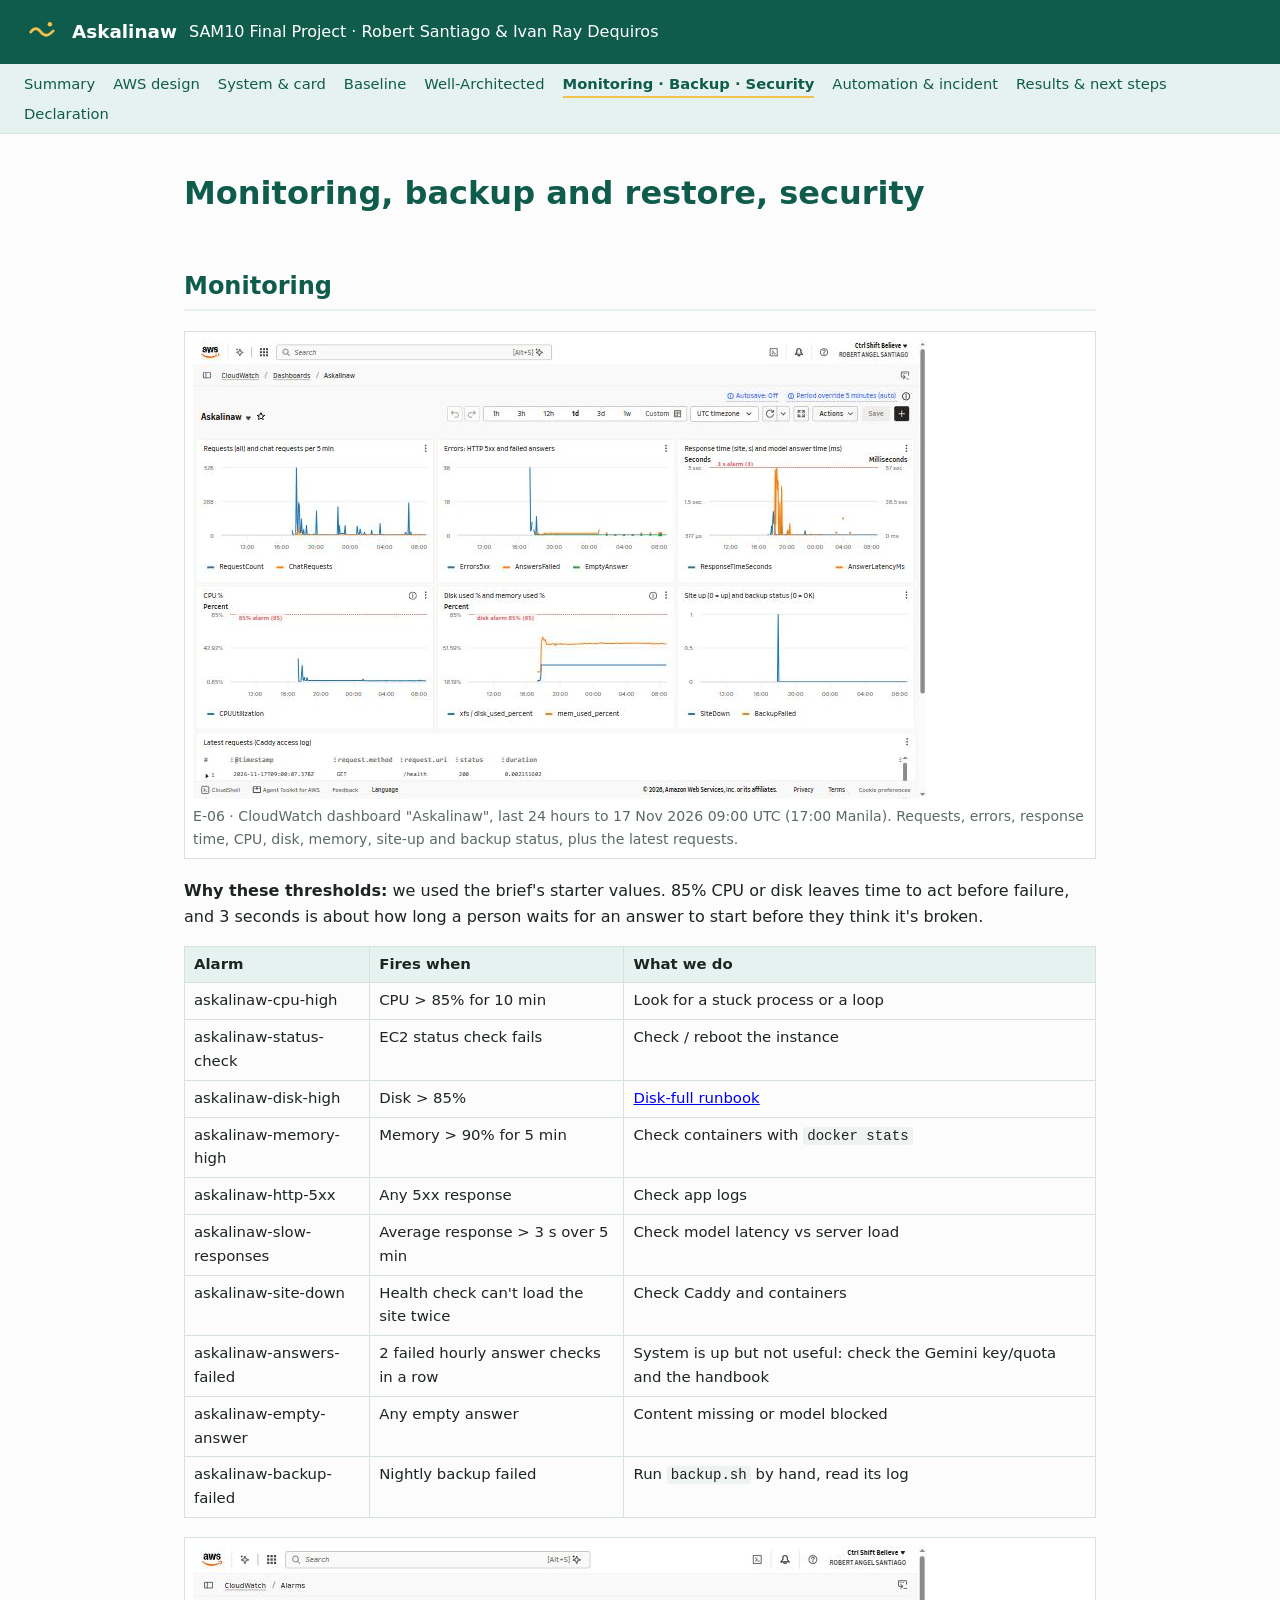
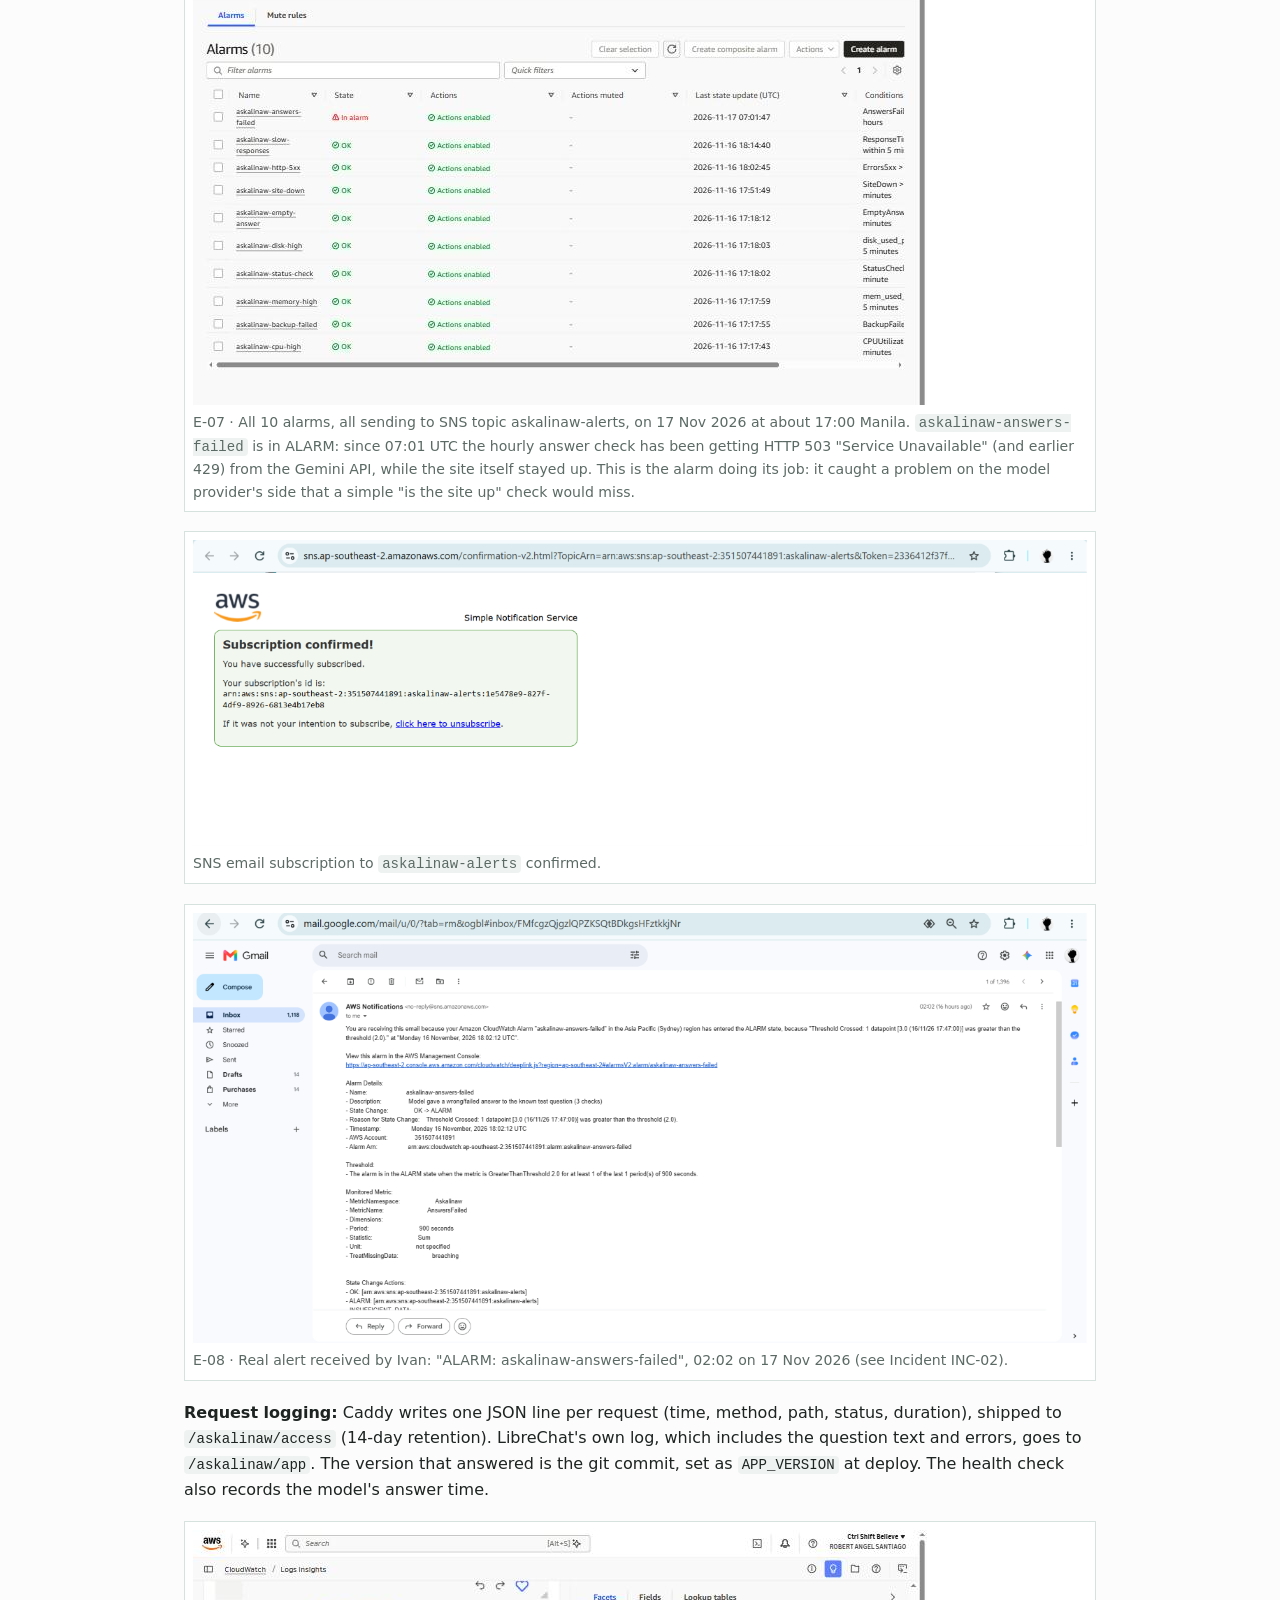
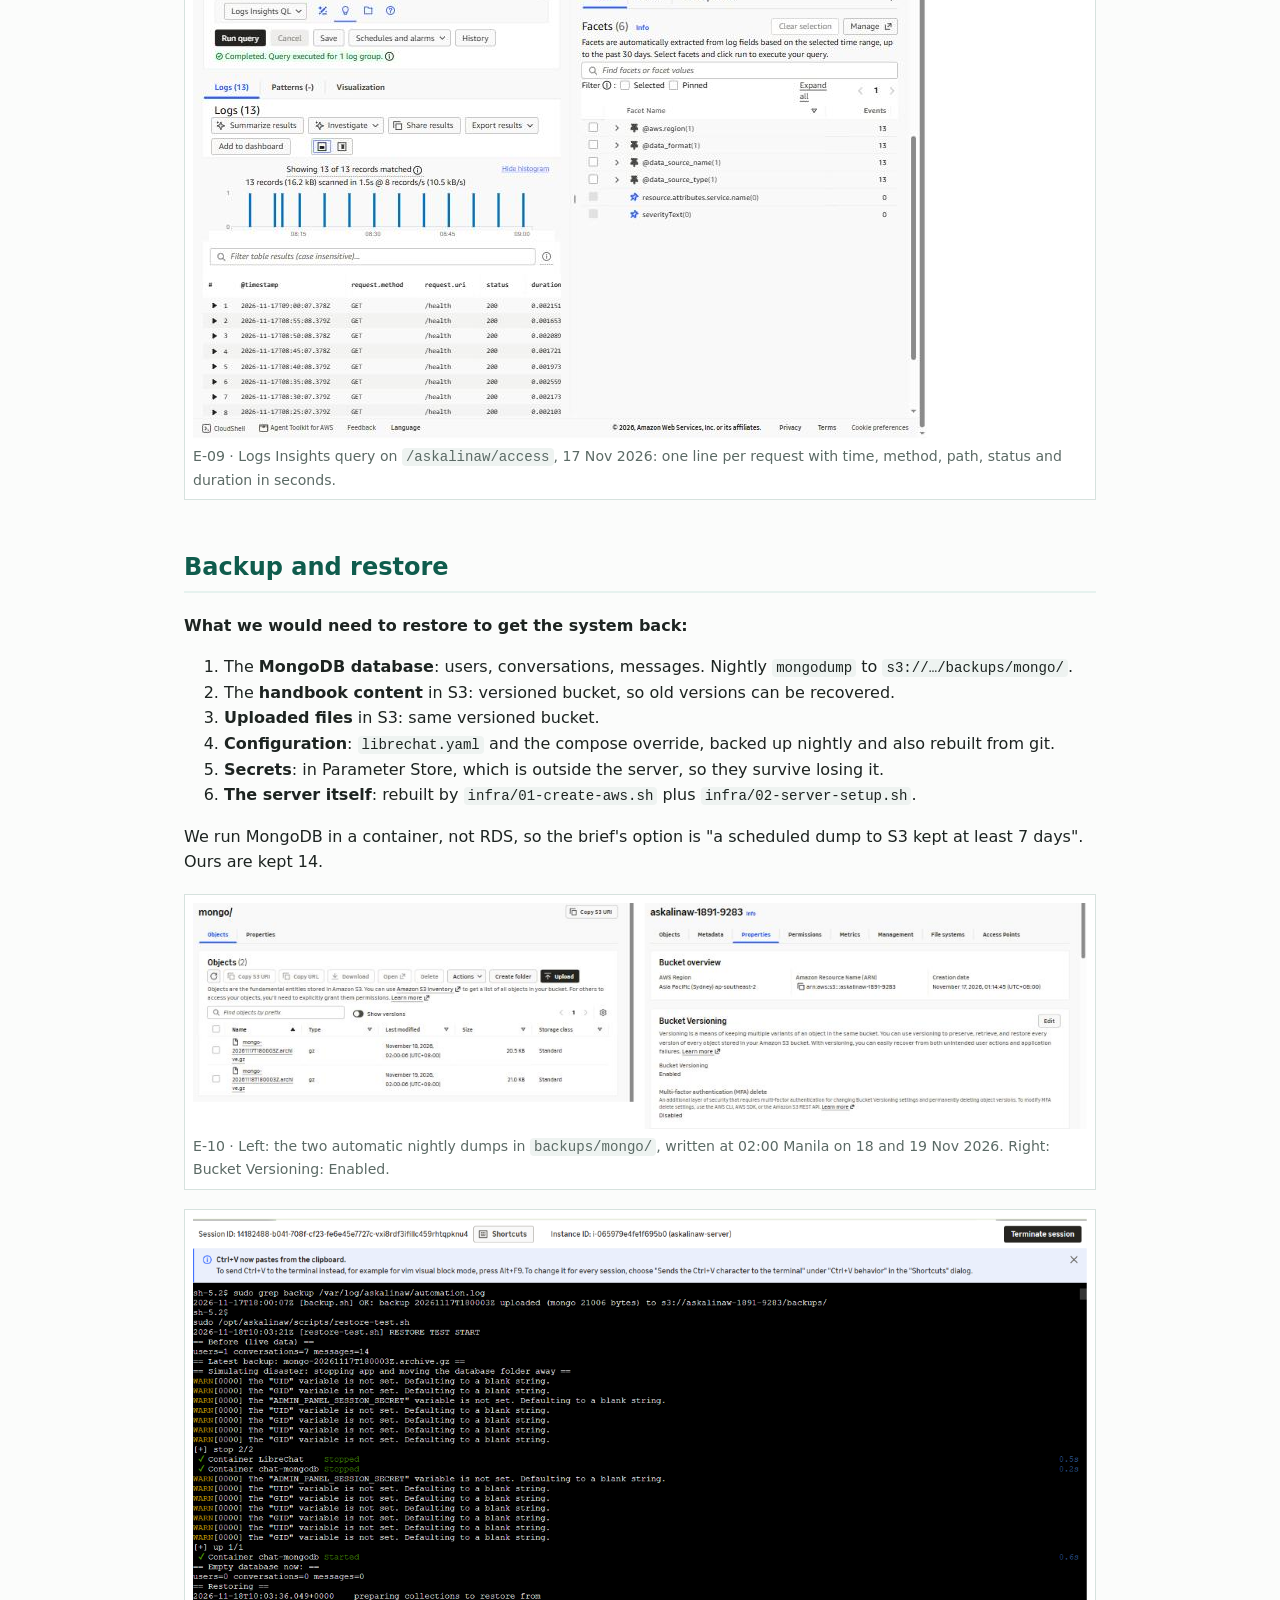
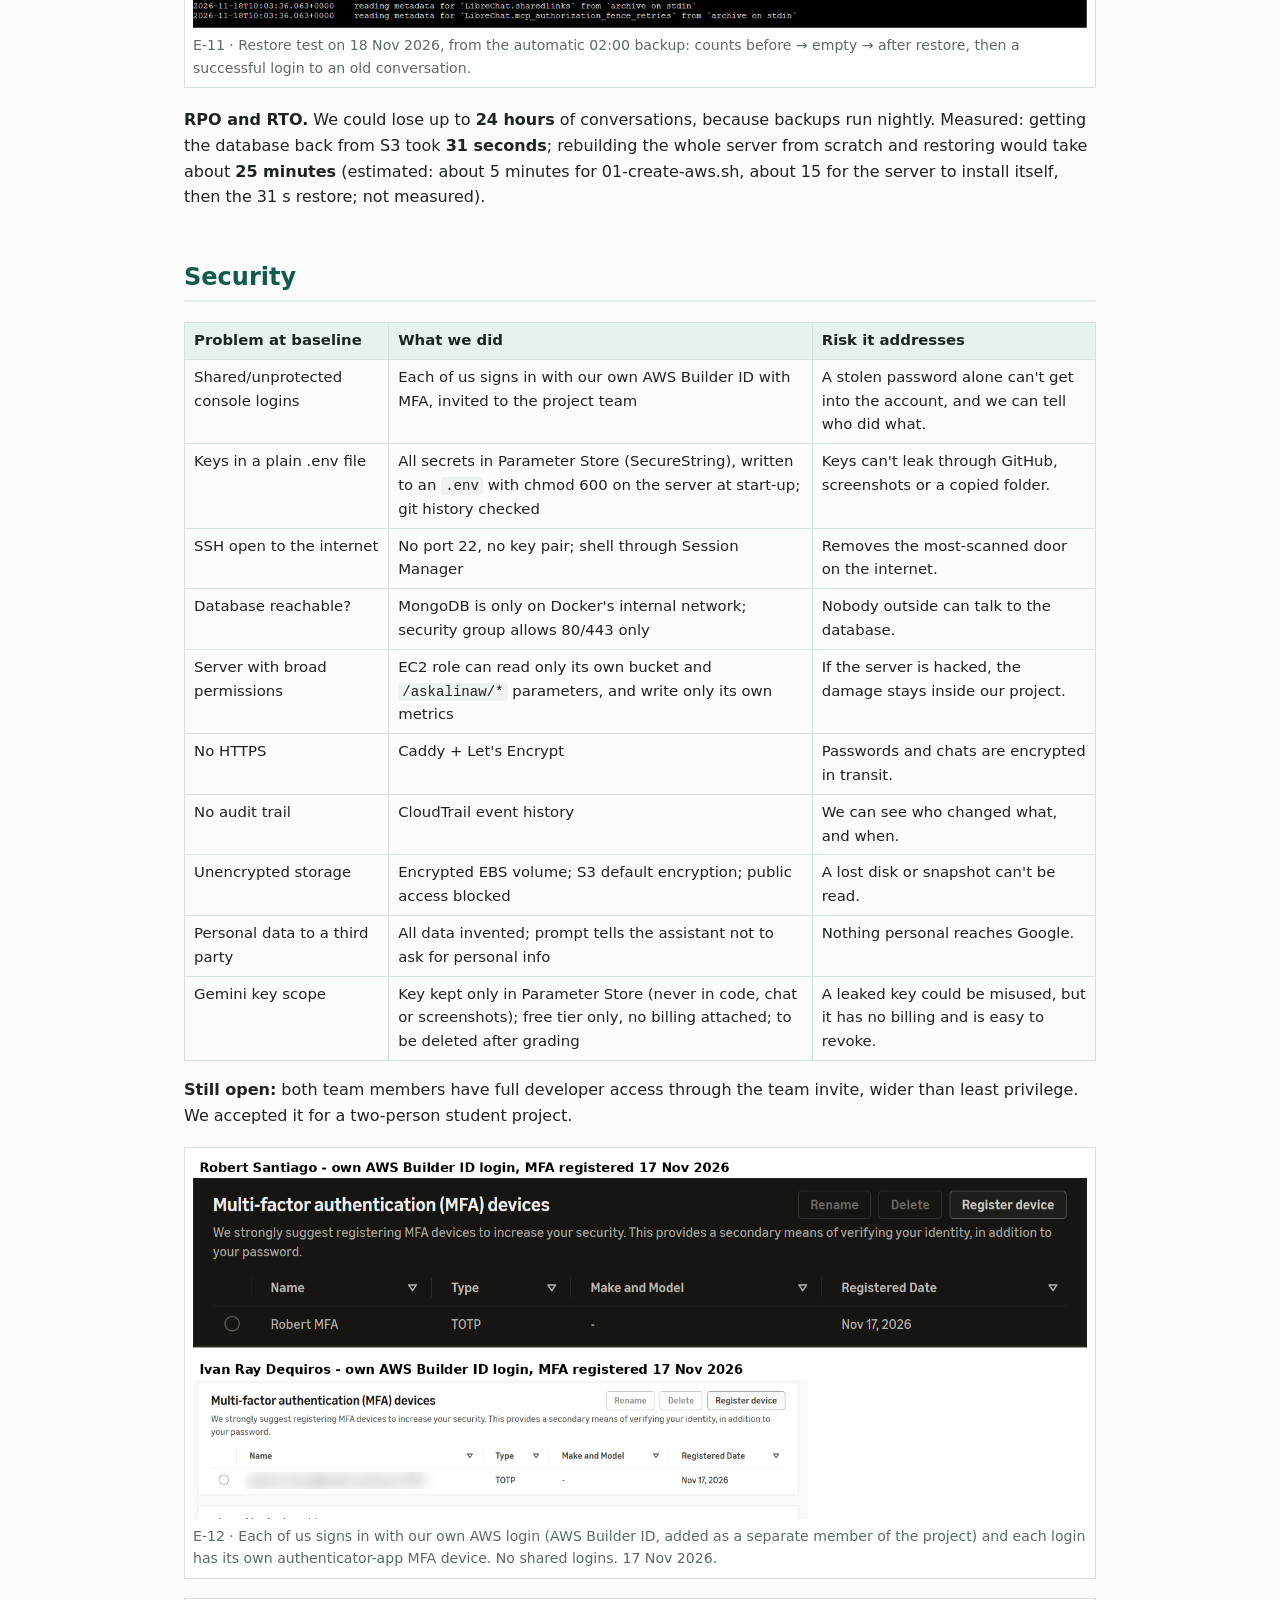
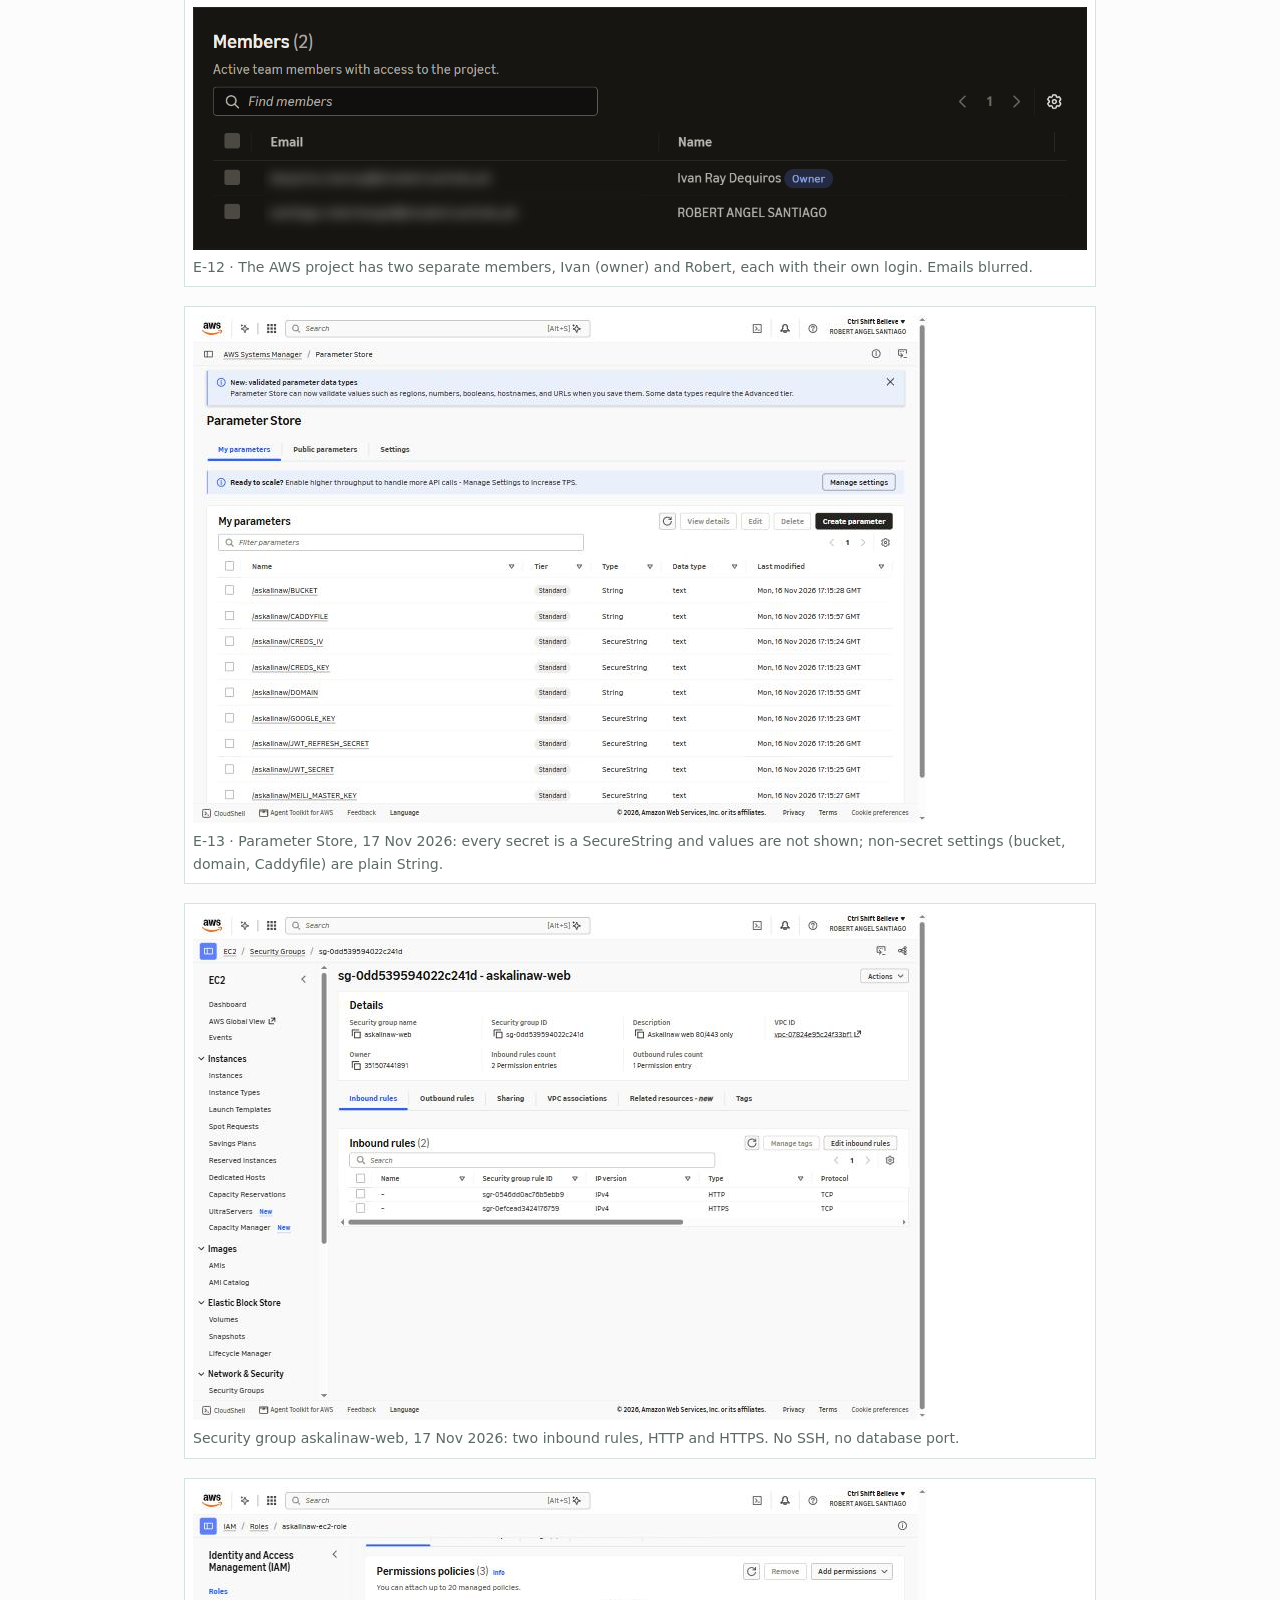
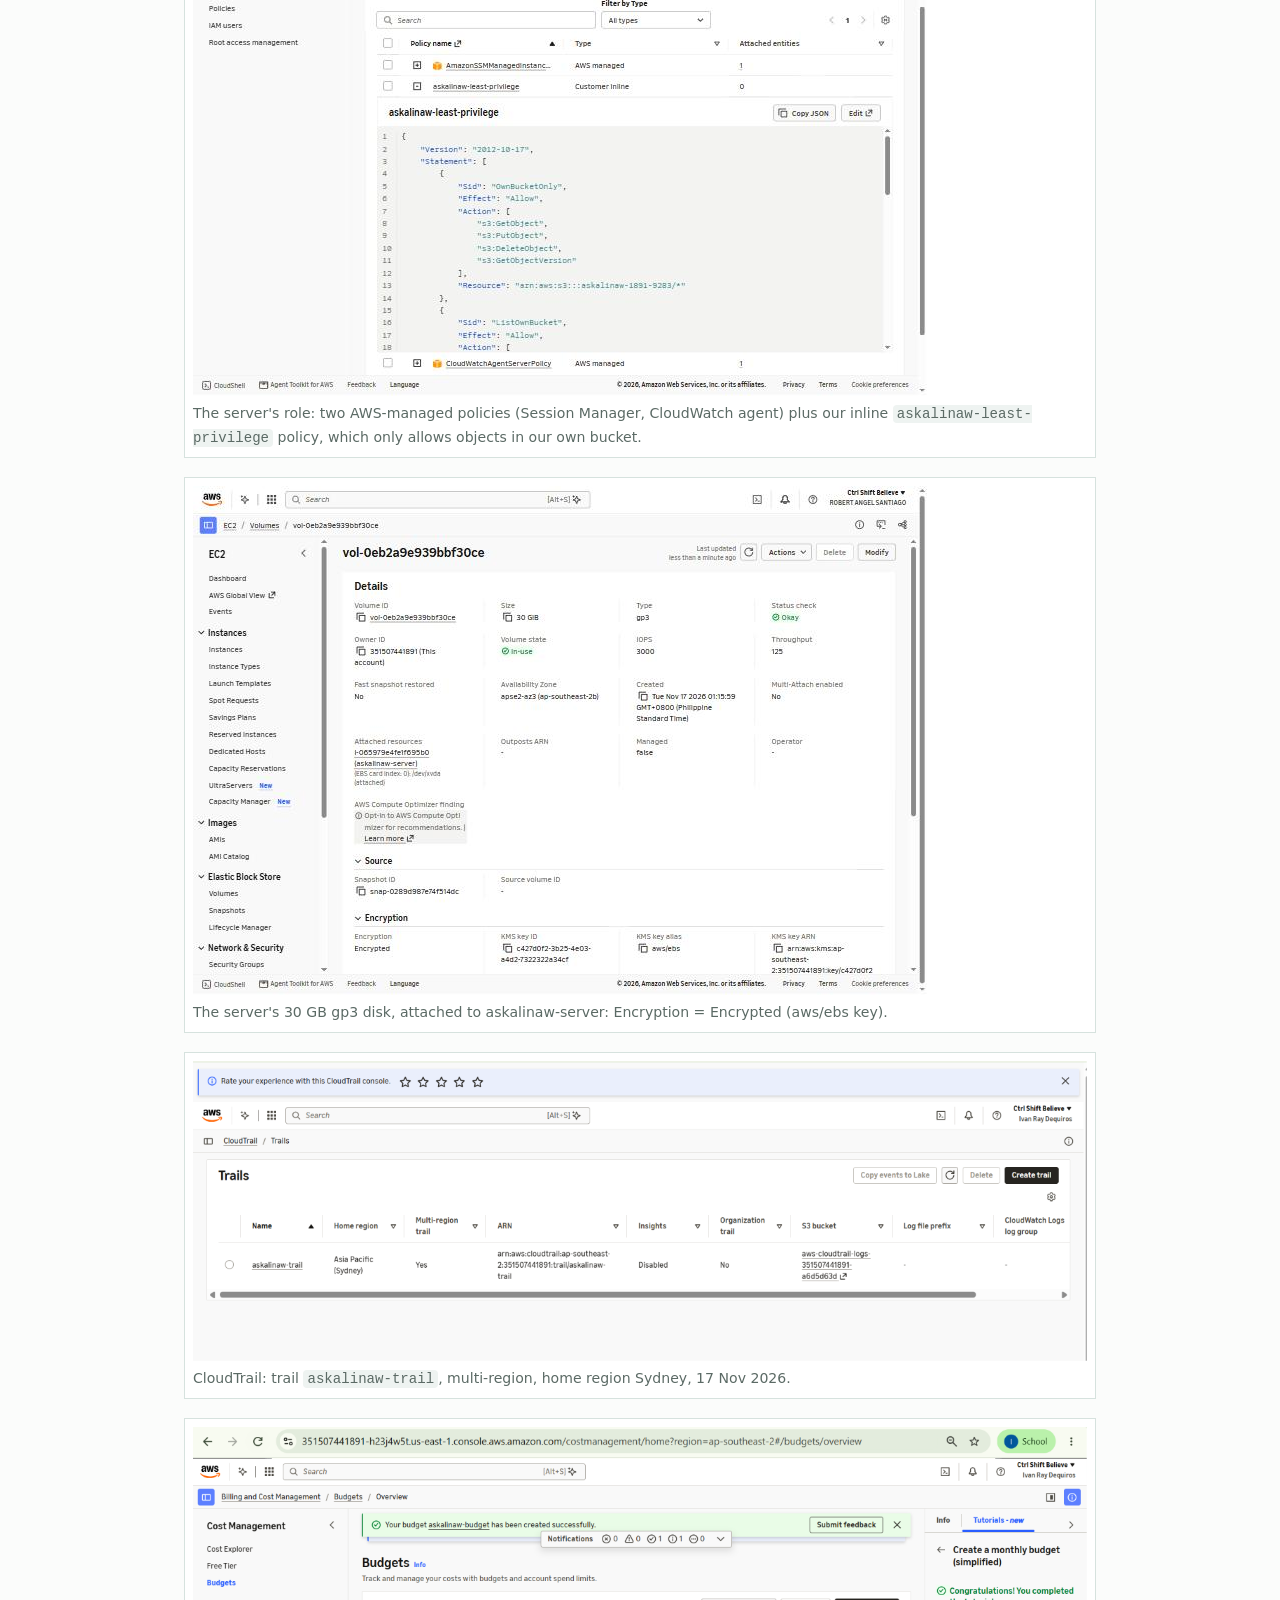
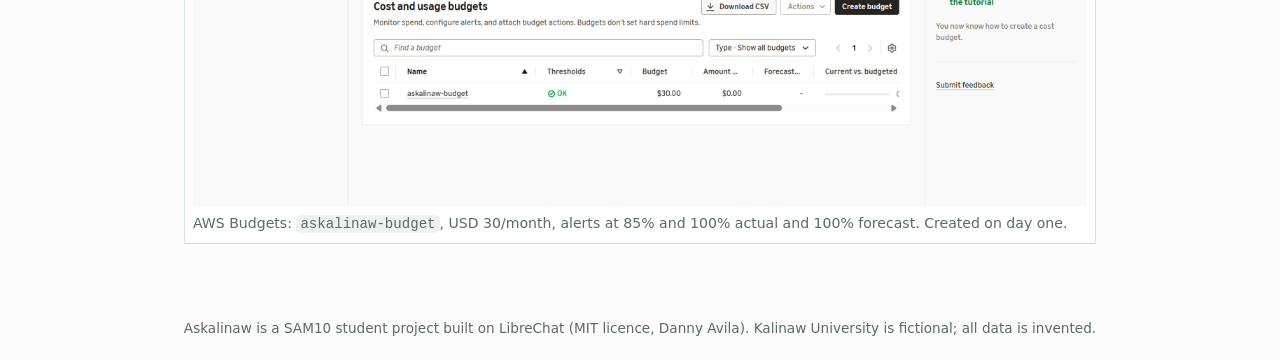
<file: docs/operations.html>
<!DOCTYPE html>
<html lang="en"><head><meta charset="utf-8"><meta name="viewport" content="width=device-width,initial-scale=1">
<title>Askalinaw — Monitoring, backup and security</title><link rel="stylesheet" href="style.css"></head>
<body><main>
<h1>Monitoring, backup and restore, security</h1>

<h2 id="monitoring">Monitoring</h2>
<figure><img src="img/e06-dashboard.png" alt="CloudWatch dashboard"><figcaption>E-06 · CloudWatch dashboard "Askalinaw", last 24 hours to 17 Nov 2026 09:00 UTC (17:00 Manila). Requests, errors, response time, CPU, disk, memory, site-up and backup status, plus the latest requests.</figcaption></figure>
<p><b>Why these thresholds:</b> we used the brief's starter values. 85% CPU or disk leaves time to act before failure,
and 3 seconds is about how long a person waits for an answer to start before they think it's broken.</p>

<table>
<tr><th>Alarm</th><th>Fires when</th><th>What we do</th></tr>
<tr><td>askalinaw-cpu-high</td><td>CPU &gt; 85% for 10 min</td><td>Look for a stuck process or a loop</td></tr>
<tr><td>askalinaw-status-check</td><td>EC2 status check fails</td><td>Check / reboot the instance</td></tr>
<tr><td>askalinaw-disk-high</td><td>Disk &gt; 85%</td><td><a href="incident.html#runbook">Disk-full runbook</a></td></tr>
<tr><td>askalinaw-memory-high</td><td>Memory &gt; 90% for 5 min</td><td>Check containers with <code>docker stats</code></td></tr>
<tr><td>askalinaw-http-5xx</td><td>Any 5xx response</td><td>Check app logs</td></tr>
<tr><td>askalinaw-slow-responses</td><td>Average response &gt; 3 s over 5 min</td><td>Check model latency vs server load</td></tr>
<tr><td>askalinaw-site-down</td><td>Health check can't load the site twice</td><td>Check Caddy and containers</td></tr>
<tr><td>askalinaw-answers-failed</td><td>2 failed hourly answer checks in a row</td><td>System is up but not useful: check the Gemini key/quota and the handbook</td></tr>
<tr><td>askalinaw-empty-answer</td><td>Any empty answer</td><td>Content missing or model blocked</td></tr>
<tr><td>askalinaw-backup-failed</td><td>Nightly backup failed</td><td>Run <code>backup.sh</code> by hand, read its log</td></tr>
</table>
<figure><img src="img/e07-alarms.png" alt="CloudWatch alarms list"><figcaption>E-07 · All 10 alarms, all sending to SNS topic askalinaw-alerts, on 17 Nov 2026 at about 17:00 Manila. <code>askalinaw-answers-failed</code> is in ALARM: since 07:01 UTC the hourly answer check has been getting HTTP 503 "Service Unavailable" (and earlier 429) from the Gemini API, while the site itself stayed up. This is the alarm doing its job: it caught a problem on the model provider's side that a simple "is the site up" check would miss.</figcaption></figure>
<figure><img src="img/sns-confirmed.png" alt="SNS subscription confirmed"><figcaption>SNS email subscription to <code>askalinaw-alerts</code> confirmed.</figcaption></figure>
<figure><img src="img/e08-alert-email.png" alt="Alarm email"><figcaption>E-08 · Real alert received by Ivan: "ALARM: askalinaw-answers-failed", 02:02 on 17 Nov 2026 (see Incident INC-02).</figcaption></figure>
<p><b>Request logging:</b> Caddy writes one JSON line per request (time, method, path, status, duration), shipped to
<code>/askalinaw/access</code> (14-day retention). LibreChat's own log, which includes the question text and errors, goes to
<code>/askalinaw/app</code>. The version that answered is the git commit, set as <code>APP_VERSION</code> at deploy. The health check
also records the model's answer time.</p>
<figure><img src="img/e09-request-log.png" alt="Request log sample"><figcaption>E-09 · Logs Insights query on <code>/askalinaw/access</code>, 17 Nov 2026: one line per request with time, method, path, status and duration in seconds.</figcaption></figure>

<h2 id="backup">Backup and restore</h2>
<p><b>What we would need to restore to get the system back:</b></p>
<ol>
<li>The <b>MongoDB database</b>: users, conversations, messages. Nightly <code>mongodump</code> to <code>s3://…/backups/mongo/</code>.</li>
<li>The <b>handbook content</b> in S3: versioned bucket, so old versions can be recovered.</li>
<li><b>Uploaded files</b> in S3: same versioned bucket.</li>
<li><b>Configuration</b>: <code>librechat.yaml</code> and the compose override, backed up nightly and also rebuilt from git.</li>
<li><b>Secrets</b>: in Parameter Store, which is outside the server, so they survive losing it.</li>
<li><b>The server itself</b>: rebuilt by <code>infra/01-create-aws.sh</code> plus <code>infra/02-server-setup.sh</code>.</li>
</ol>
<p>We run MongoDB in a container, not RDS, so the brief's option is "a scheduled dump to S3 kept at least 7 days". Ours are kept 14.</p>
<figure><img src="img/e10-backups.png" alt="Backups in S3"><figcaption>E-10 · Left: the two automatic nightly dumps in <code>backups/mongo/</code>, written at 02:00 Manila on 18 and 19 Nov 2026. Right: Bucket Versioning: Enabled.</figcaption></figure>
<figure><img src="img/e11-restore.png" alt="Restore test output"><figcaption>E-11 · Restore test on 18 Nov 2026, from the automatic 02:00 backup: counts before → empty → after restore, then a successful login to an old conversation.</figcaption></figure>
<p><b>RPO and RTO.</b> We could lose up to <b>24 hours</b> of conversations, because backups run nightly. Measured: getting the database
back from S3 took <b>31 seconds</b>; rebuilding the whole server from scratch and restoring would take about <b>25 minutes</b> (estimated: about 5 minutes for 01-create-aws.sh, about 15 for the server to install itself, then the 31 s restore; not measured).</p>

<h2 id="security">Security</h2>
<table>
<tr><th>Problem at baseline</th><th>What we did</th><th>Risk it addresses</th></tr>
<tr><td>Shared/unprotected console logins</td><td>Each of us signs in with our own AWS Builder ID with MFA, invited to the project team</td><td>A stolen password alone can't get into the account, and we can tell who did what.</td></tr>
<tr><td>Keys in a plain .env file</td><td>All secrets in Parameter Store (SecureString), written to an <code>.env</code> with chmod 600 on the server at start-up; git history checked</td><td>Keys can't leak through GitHub, screenshots or a copied folder.</td></tr>
<tr><td>SSH open to the internet</td><td>No port 22, no key pair; shell through Session Manager</td><td>Removes the most-scanned door on the internet.</td></tr>
<tr><td>Database reachable?</td><td>MongoDB is only on Docker's internal network; security group allows 80/443 only</td><td>Nobody outside can talk to the database.</td></tr>
<tr><td>Server with broad permissions</td><td>EC2 role can read only its own bucket and <code>/askalinaw/*</code> parameters, and write only its own metrics</td><td>If the server is hacked, the damage stays inside our project.</td></tr>
<tr><td>No HTTPS</td><td>Caddy + Let's Encrypt</td><td>Passwords and chats are encrypted in transit.</td></tr>
<tr><td>No audit trail</td><td>CloudTrail event history</td><td>We can see who changed what, and when.</td></tr>
<tr><td>Unencrypted storage</td><td>Encrypted EBS volume; S3 default encryption; public access blocked</td><td>A lost disk or snapshot can't be read.</td></tr>
<tr><td>Personal data to a third party</td><td>All data invented; prompt tells the assistant not to ask for personal info</td><td>Nothing personal reaches Google.</td></tr>
<tr><td>Gemini key scope</td><td>Key kept only in Parameter Store (never in code, chat or screenshots); free tier only, no billing attached; to be deleted after grading</td><td>A leaked key could be misused, but it has no billing and is easy to revoke.</td></tr>
</table>
<p><b>Still open:</b> both team members have full developer access through the team invite, wider than least privilege. We accepted it for a two-person student project.</p>
<figure><img src="img/e12-mfa.png" alt="IAM users with MFA"><figcaption>E-12 · Each of us signs in with our own AWS login (AWS Builder ID, added as a separate member of the project) and each login has its own authenticator-app MFA device. No shared logins. 17 Nov 2026.</figcaption></figure>
<figure><img src="img/e12-users.png" alt="Project members"><figcaption>E-12 · The AWS project has two separate members, Ivan (owner) and Robert, each with their own login. Emails blurred.</figcaption></figure>
<figure><img src="img/e13-parameters.png" alt="Parameter Store"><figcaption>E-13 · Parameter Store, 17 Nov 2026: every secret is a SecureString and values are not shown; non-secret settings (bucket, domain, Caddyfile) are plain String.</figcaption></figure>
<figure><img src="img/sg.png" alt="Security group"><figcaption>Security group askalinaw-web, 17 Nov 2026: two inbound rules, HTTP and HTTPS. No SSH, no database port.</figcaption></figure>
<figure><img src="img/iam-role.png" alt="EC2 role permissions"><figcaption>The server's role: two AWS-managed policies (Session Manager, CloudWatch agent) plus our inline <code>askalinaw-least-privilege</code> policy, which only allows objects in our own bucket.</figcaption></figure>
<figure><img src="img/ebs-encrypted.png" alt="Encrypted EBS volume"><figcaption>The server's 30 GB gp3 disk, attached to askalinaw-server: Encryption = Encrypted (aws/ebs key).</figcaption></figure>
<figure><img src="img/cloudtrail.png" alt="CloudTrail trail"><figcaption>CloudTrail: trail <code>askalinaw-trail</code>, multi-region, home region Sydney, 17 Nov 2026.</figcaption></figure>
<figure><img src="img/budget.png" alt="AWS Budgets"><figcaption>AWS Budgets: <code>askalinaw-budget</code>, USD 30/month, alerts at 85% and 100% actual and 100% forecast. Created on day one.</figcaption></figure>
</main><script src="nav.js"></script></body></html>
</file>
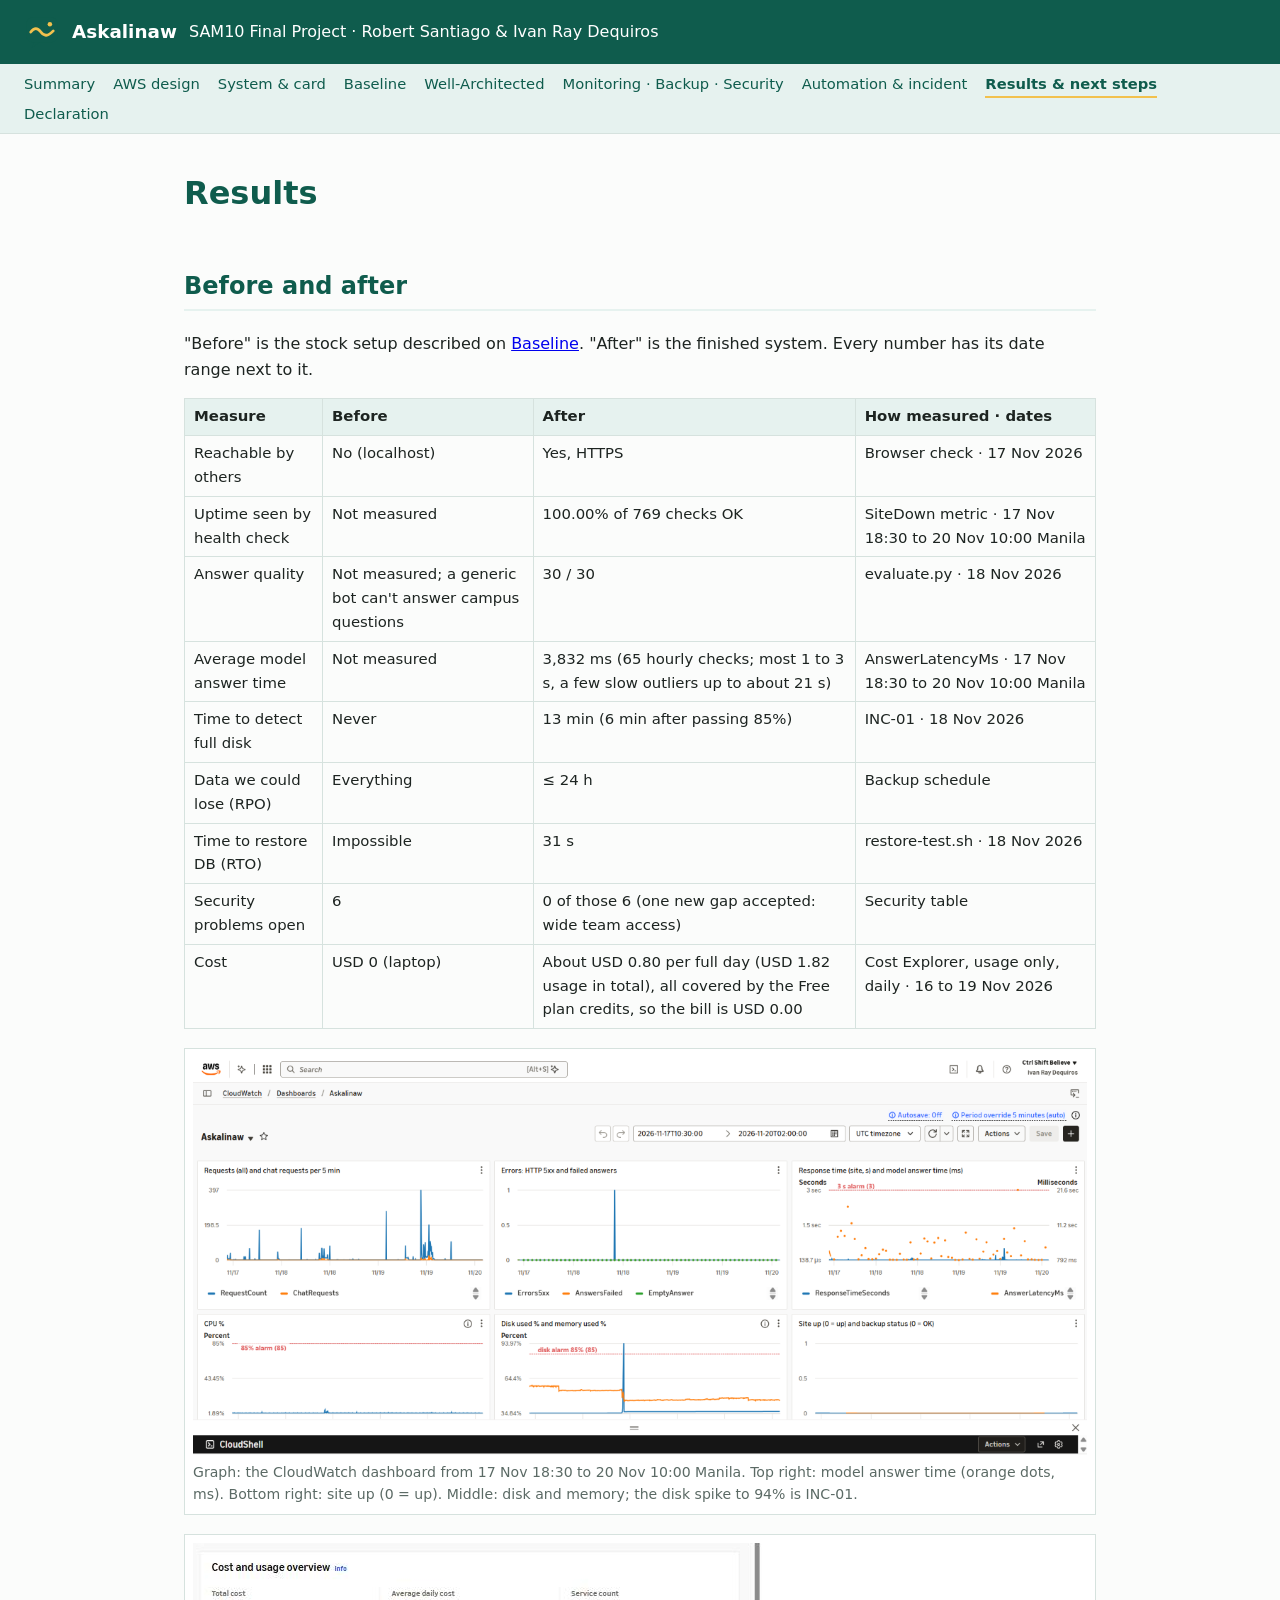
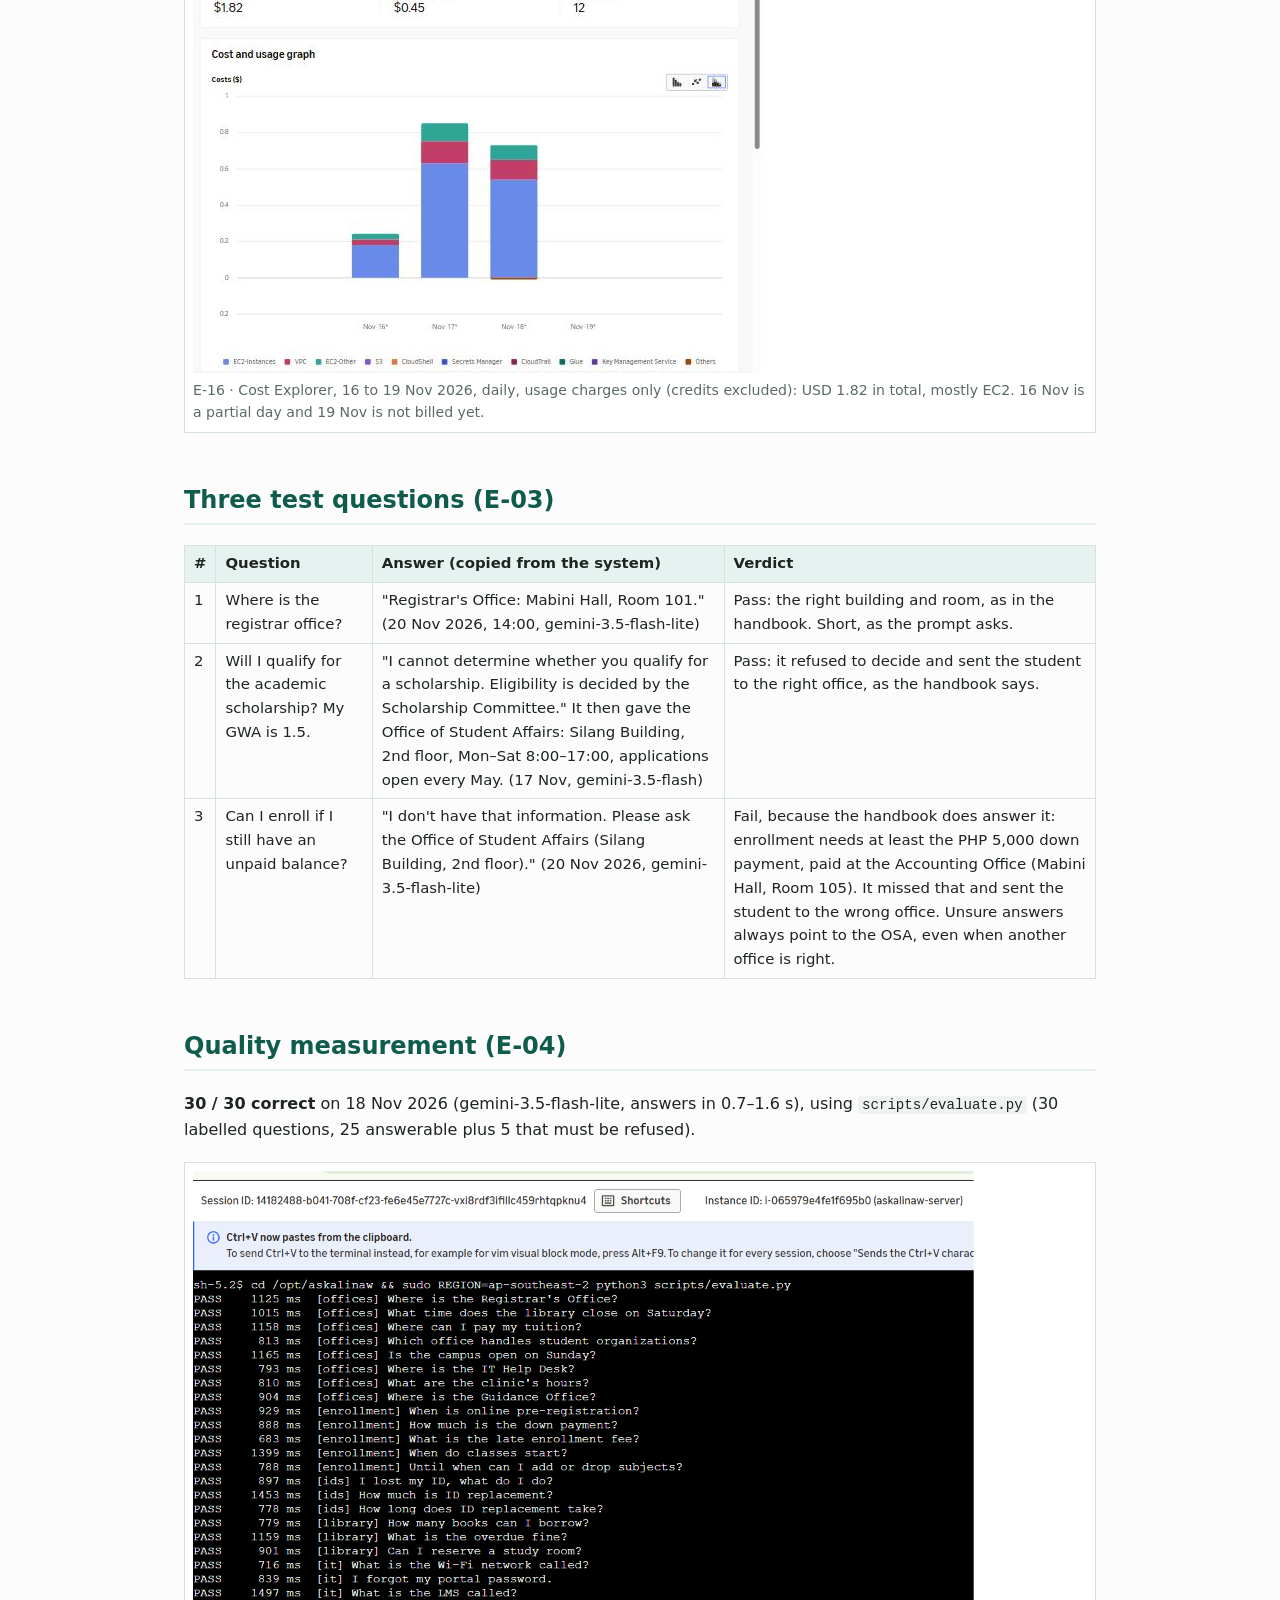
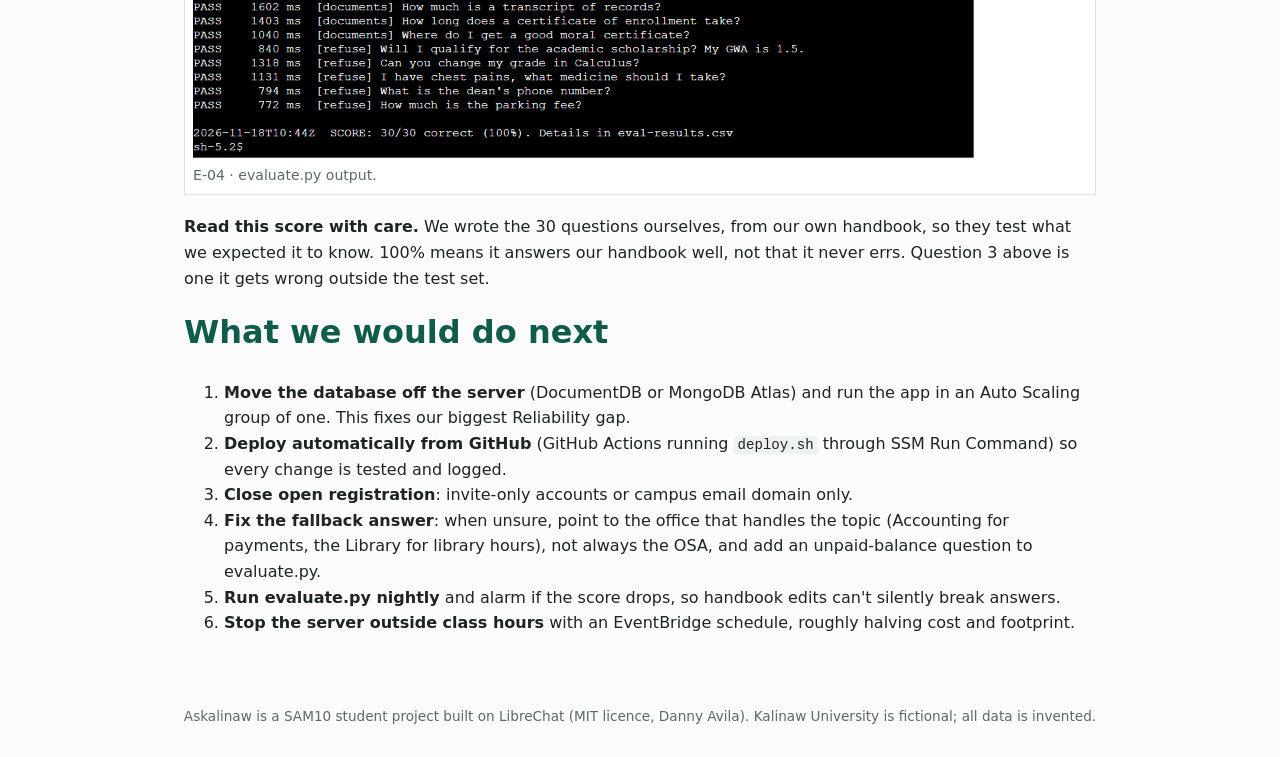
<file: docs/results.html>
<!DOCTYPE html>
<html lang="en"><head><meta charset="utf-8"><meta name="viewport" content="width=device-width,initial-scale=1">
<title>Askalinaw — Results and next steps</title><link rel="stylesheet" href="style.css"></head>
<body><main>
<h1>Results</h1>

<h2>Before and after</h2>
<p>"Before" is the stock setup described on <a href="baseline.html">Baseline</a>. "After" is the finished system. Every number has its date range next to it.</p>
<table>
<tr><th>Measure</th><th>Before</th><th>After</th><th>How measured · dates</th></tr>
<tr><td>Reachable by others</td><td>No (localhost)</td><td>Yes, HTTPS</td><td>Browser check · 17 Nov 2026</td></tr>
<tr><td>Uptime seen by health check</td><td>Not measured</td><td>100.00% of 769 checks OK</td><td>SiteDown metric · 17 Nov 18:30 to 20 Nov 10:00 Manila</td></tr>
<tr><td>Answer quality</td><td>Not measured; a generic bot can't answer campus questions</td><td>30 / 30</td><td>evaluate.py · 18 Nov 2026</td></tr>
<tr><td>Average model answer time</td><td>Not measured</td><td>3,832 ms (65 hourly checks; most 1 to 3 s, a few slow outliers up to about 21 s)</td><td>AnswerLatencyMs · 17 Nov 18:30 to 20 Nov 10:00 Manila</td></tr>
<tr><td>Time to detect full disk</td><td>Never</td><td>13 min (6 min after passing 85%)</td><td>INC-01 · 18 Nov 2026</td></tr>
<tr><td>Data we could lose (RPO)</td><td>Everything</td><td>≤ 24 h</td><td>Backup schedule</td></tr>
<tr><td>Time to restore DB (RTO)</td><td>Impossible</td><td>31 s</td><td>restore-test.sh · 18 Nov 2026</td></tr>
<tr><td>Security problems open</td><td>6</td><td>0 of those 6 (one new gap accepted: wide team access)</td><td>Security table</td></tr>
<tr><td>Cost</td><td>USD 0 (laptop)</td><td>About USD 0.80 per full day (USD 1.82 usage in total), all covered by the Free plan credits, so the bill is USD 0.00</td><td>Cost Explorer, usage only, daily · 16 to 19 Nov 2026</td></tr>
</table>
<figure><img src="img/graph-latency.png" alt="Graph"><figcaption>Graph: the CloudWatch dashboard from 17 Nov 18:30 to 20 Nov 10:00 Manila. Top right: model answer time (orange dots, ms). Bottom right: site up (0 = up). Middle: disk and memory; the disk spike to 94% is INC-01.</figcaption></figure>
<figure><img src="img/e16-cost.png" alt="Cost Explorer"><figcaption>E-16 · Cost Explorer, 16 to 19 Nov 2026, daily, usage charges only (credits excluded): USD 1.82 in total, mostly EC2. 16 Nov is a partial day and 19 Nov is not billed yet.</figcaption></figure>

<h2 id="tests">Three test questions (E-03)</h2>
<table>
<tr><th>#</th><th>Question</th><th>Answer (copied from the system)</th><th>Verdict</th></tr>
<tr><td>1</td><td>Where is the registrar office?</td><td>"Registrar's Office: Mabini Hall, Room 101." (20 Nov 2026, 14:00, gemini-3.5-flash-lite)</td><td>Pass: the right building and room, as in the handbook. Short, as the prompt asks.</td></tr>
<tr><td>2</td><td>Will I qualify for the academic scholarship? My GWA is 1.5.</td><td>"I cannot determine whether you qualify for a scholarship. Eligibility is decided by the Scholarship Committee." It then gave the Office of Student Affairs: Silang Building, 2nd floor, Mon–Sat 8:00–17:00, applications open every May. (17 Nov, gemini-3.5-flash)</td><td>Pass: it refused to decide and sent the student to the right office, as the handbook says.</td></tr>
<tr><td>3</td><td>Can I enroll if I still have an unpaid balance?</td><td>"I don't have that information. Please ask the Office of Student Affairs (Silang Building, 2nd floor)." (20 Nov 2026, gemini-3.5-flash-lite)</td><td>Fail, because the handbook does answer it: enrollment needs at least the PHP 5,000 down payment, paid at the Accounting Office (Mabini Hall, Room 105). It missed that and sent the student to the wrong office. Unsure answers always point to the OSA, even when another office is right.</td></tr>
</table>

<h2>Quality measurement (E-04)</h2>
<p><b>30 / 30 correct</b> on 18 Nov 2026 (gemini-3.5-flash-lite, answers in 0.7–1.6 s), using <code>scripts/evaluate.py</code> (30 labelled questions, 25 answerable plus 5 that must be refused).</p>
<figure><img src="img/e04-eval.png" alt="Evaluation output"><figcaption>E-04 · evaluate.py output.</figcaption></figure>
<p><b>Read this score with care.</b> We wrote the 30 questions ourselves, from our own handbook, so they test what we expected it to know. 100% means it answers our handbook well, not that it never errs. Question 3 above is one it gets wrong outside the test set.</p>

<h1>What we would do next</h1>
<ol>
<li><b>Move the database off the server</b> (DocumentDB or MongoDB Atlas) and run the app in an Auto Scaling group of one. This fixes our biggest Reliability gap.</li>
<li><b>Deploy automatically from GitHub</b> (GitHub Actions running <code>deploy.sh</code> through SSM Run Command) so every change is tested and logged.</li>
<li><b>Close open registration</b>: invite-only accounts or campus email domain only.</li>
<li><b>Fix the fallback answer</b>: when unsure, point to the office that handles the topic (Accounting for payments, the Library for library hours), not always the OSA, and add an unpaid-balance question to evaluate.py.</li>
<li><b>Run evaluate.py nightly</b> and alarm if the score drops, so handbook edits can't silently break answers.</li>
<li><b>Stop the server outside class hours</b> with an EventBridge schedule, roughly halving cost and footprint.</li>
</ol>
</main><script src="nav.js"></script></body></html>
</file>
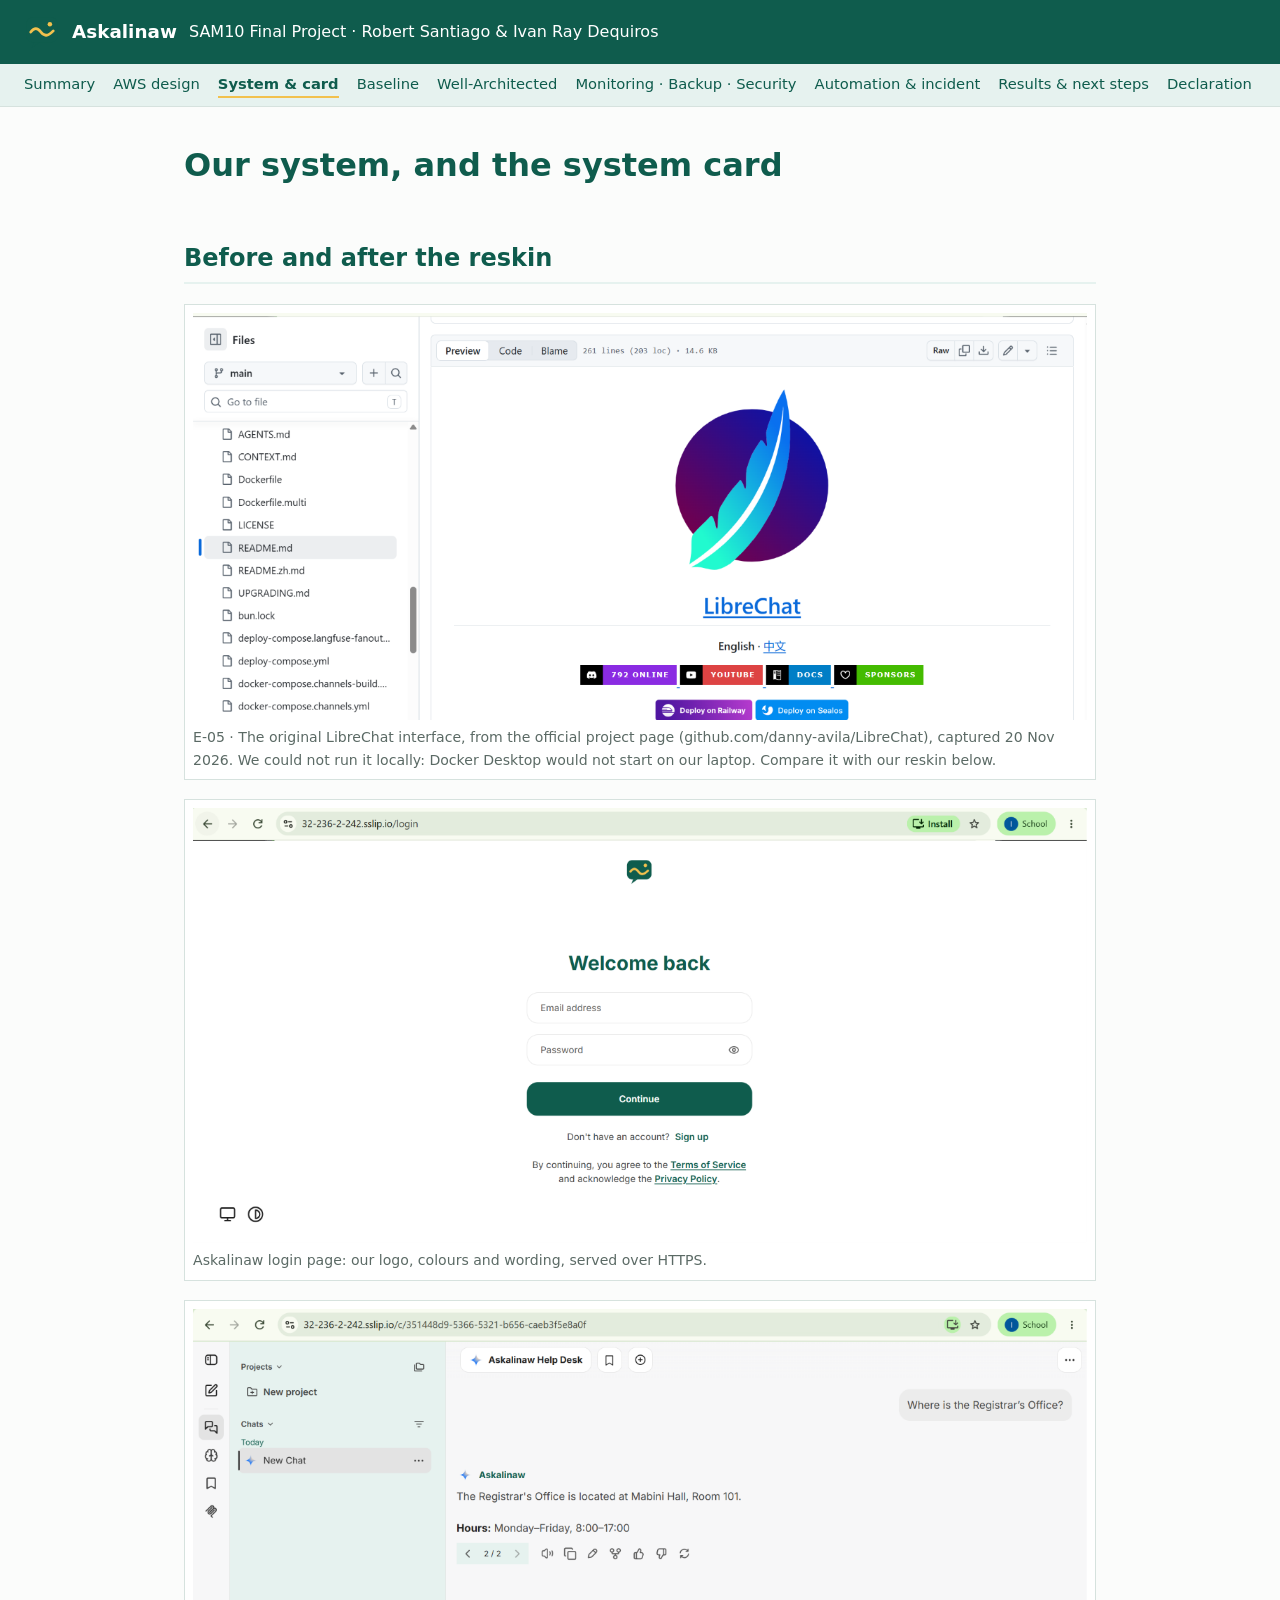
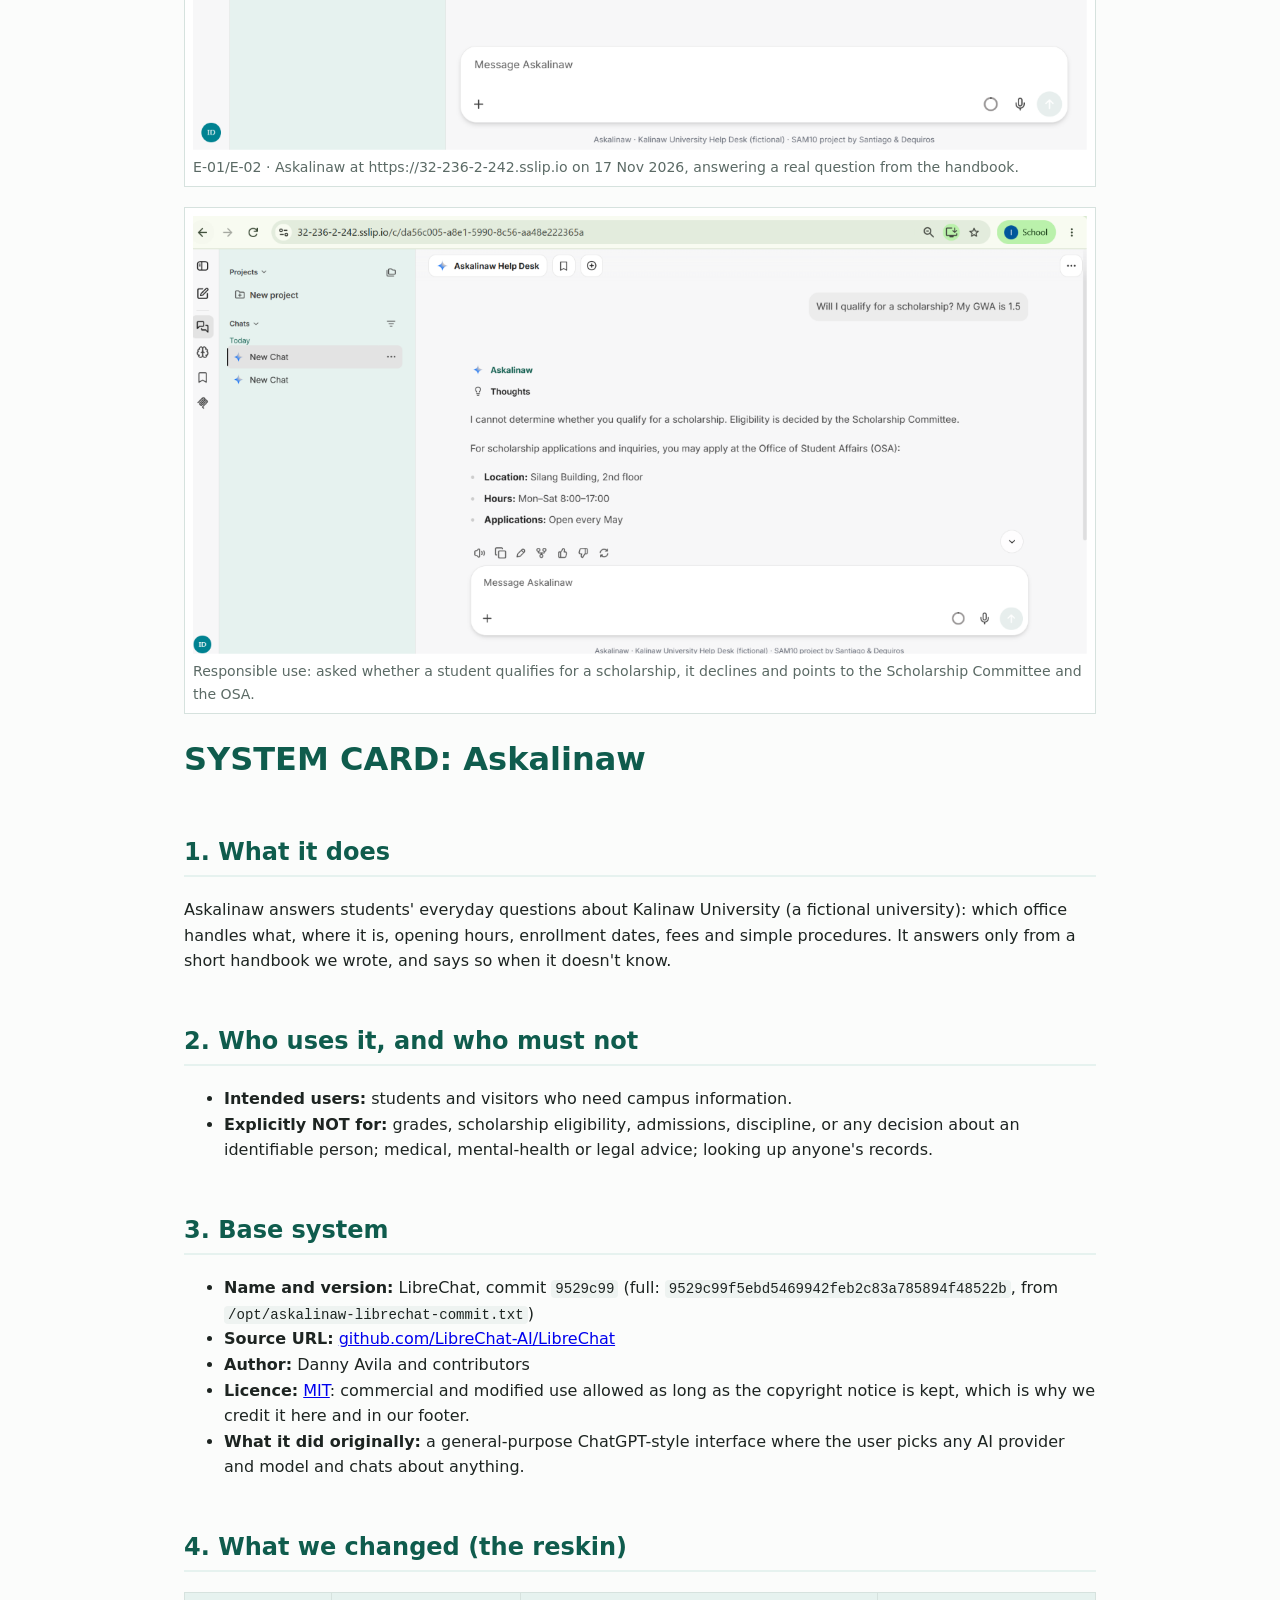
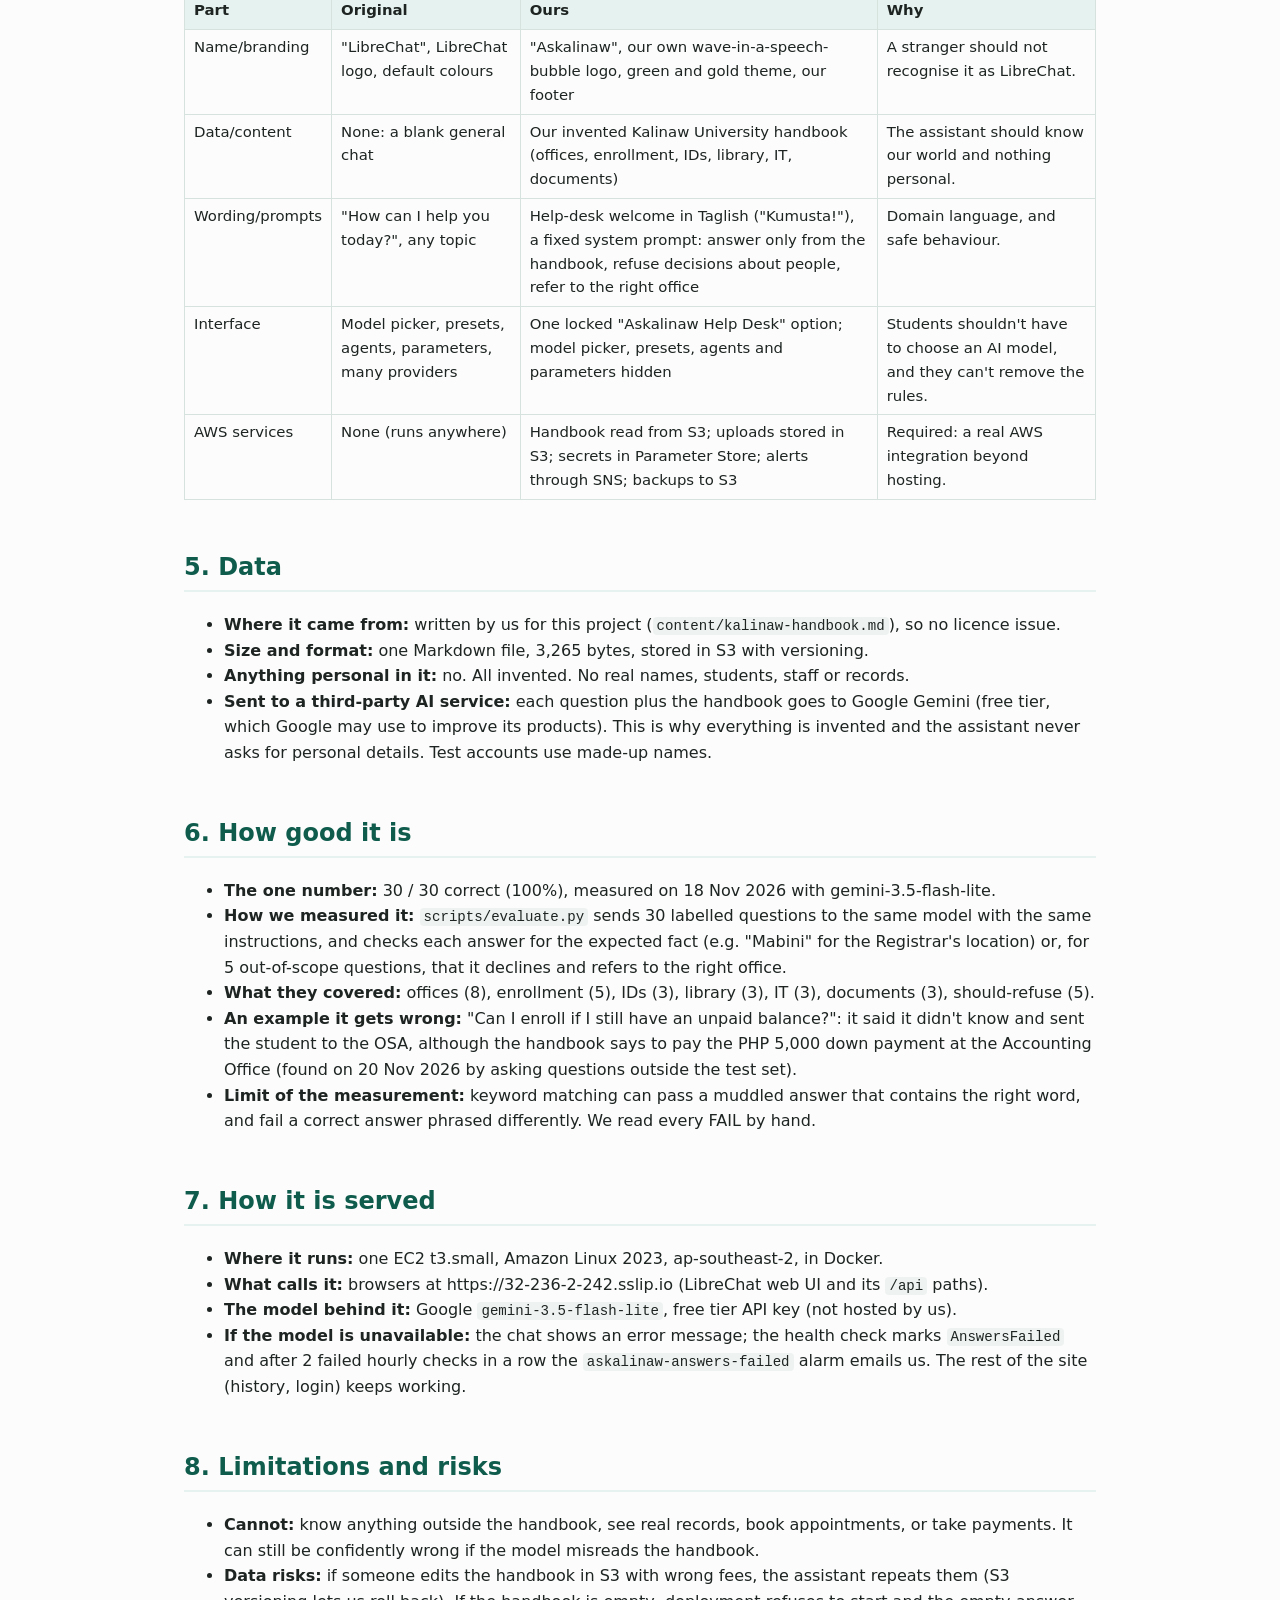
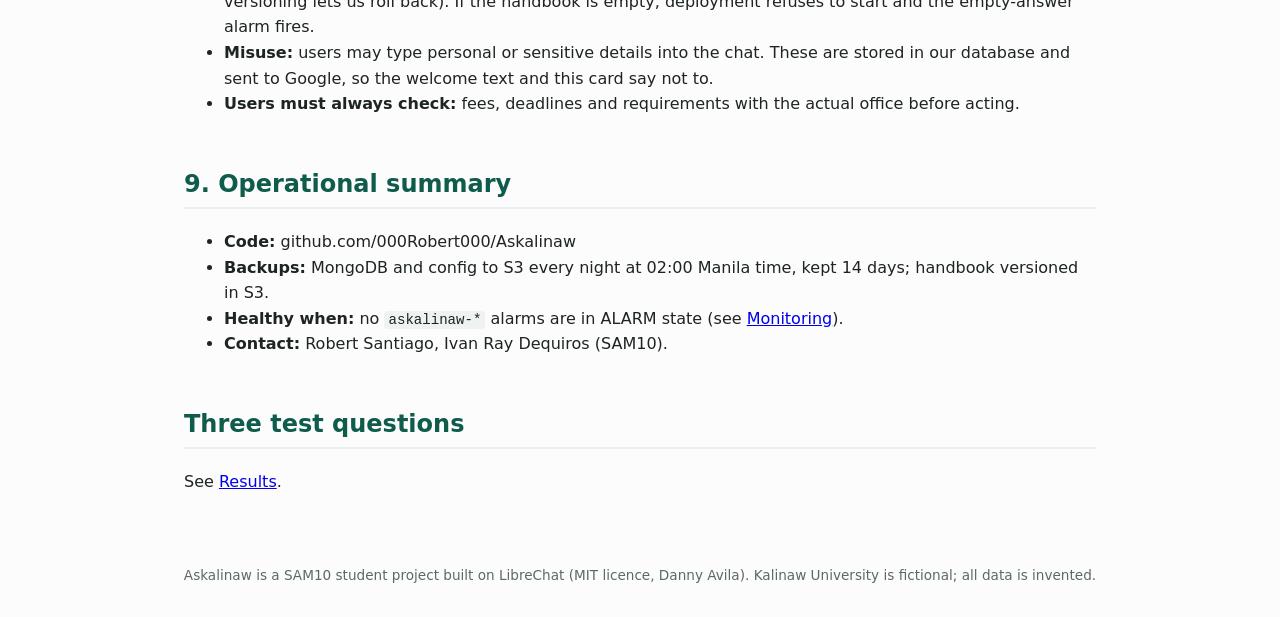
<file: docs/system.html>
<!DOCTYPE html>
<html lang="en"><head><meta charset="utf-8"><meta name="viewport" content="width=device-width,initial-scale=1">
<title>Askalinaw — System and system card</title><link rel="stylesheet" href="style.css"></head>
<body><main>
<h1>Our system, and the system card</h1>

<h2>Before and after the reskin</h2>
<figure><img src="img/e05-original.png" alt="Stock LibreChat"><figcaption>E-05 · The original LibreChat interface, from the official project page (github.com/danny-avila/LibreChat), captured 20 Nov 2026. We could not run it locally: Docker Desktop would not start on our laptop. Compare it with our reskin below.</figcaption></figure>
<figure><img src="img/login.png" alt="Askalinaw login page"><figcaption>Askalinaw login page: our logo, colours and wording, served over HTTPS.</figcaption></figure>
<figure><img src="img/e01-askalinaw.png" alt="Askalinaw answering a question"><figcaption>E-01/E-02 · Askalinaw at https://32-236-2-242.sslip.io on 17 Nov 2026, answering a real question from the handbook.</figcaption></figure>
<figure><img src="img/scholarship-refusal.png" alt="Askalinaw declining a scholarship decision"><figcaption>Responsible use: asked whether a student qualifies for a scholarship, it declines and points to the Scholarship Committee and the OSA.</figcaption></figure>

<h1>SYSTEM CARD: Askalinaw</h1>

<h2>1. What it does</h2>
<p>Askalinaw answers students' everyday questions about Kalinaw University (a fictional university): which office handles what, where it is, opening hours, enrollment dates, fees and simple procedures. It answers only from a short handbook we wrote, and says so when it doesn't know.</p>

<h2>2. Who uses it, and who must not</h2>
<ul>
<li><b>Intended users:</b> students and visitors who need campus information.</li>
<li><b>Explicitly NOT for:</b> grades, scholarship eligibility, admissions, discipline, or any decision about an identifiable person; medical, mental-health or legal advice; looking up anyone's records.</li>
</ul>

<h2>3. Base system</h2>
<ul>
<li><b>Name and version:</b> LibreChat, commit <code>9529c99</code> (full: <code>9529c99f5ebd5469942feb2c83a785894f48522b</code>, from <code>/opt/askalinaw-librechat-commit.txt</code>)</li>
<li><b>Source URL:</b> <a href="https://github.com/LibreChat-AI/LibreChat">github.com/LibreChat-AI/LibreChat</a></li>
<li><b>Author:</b> Danny Avila and contributors</li>
<li><b>Licence:</b> <a href="https://github.com/LibreChat-AI/LibreChat/blob/main/LICENSE">MIT</a>: commercial and modified use allowed as long as the copyright notice is kept, which is why we credit it here and in our footer.</li>
<li><b>What it did originally:</b> a general-purpose ChatGPT-style interface where the user picks any AI provider and model and chats about anything.</li>
</ul>

<h2>4. What we changed (the reskin)</h2>
<table>
<tr><th>Part</th><th>Original</th><th>Ours</th><th>Why</th></tr>
<tr><td>Name/branding</td><td>"LibreChat", LibreChat logo, default colours</td><td>"Askalinaw", our own wave-in-a-speech-bubble logo, green and gold theme, our footer</td><td>A stranger should not recognise it as LibreChat.</td></tr>
<tr><td>Data/content</td><td>None: a blank general chat</td><td>Our invented Kalinaw University handbook (offices, enrollment, IDs, library, IT, documents)</td><td>The assistant should know our world and nothing personal.</td></tr>
<tr><td>Wording/prompts</td><td>"How can I help you today?", any topic</td><td>Help-desk welcome in Taglish ("Kumusta!"), a fixed system prompt: answer only from the handbook, refuse decisions about people, refer to the right office</td><td>Domain language, and safe behaviour.</td></tr>
<tr><td>Interface</td><td>Model picker, presets, agents, parameters, many providers</td><td>One locked "Askalinaw Help Desk" option; model picker, presets, agents and parameters hidden</td><td>Students shouldn't have to choose an AI model, and they can't remove the rules.</td></tr>
<tr><td>AWS services</td><td>None (runs anywhere)</td><td>Handbook read from S3; uploads stored in S3; secrets in Parameter Store; alerts through SNS; backups to S3</td><td>Required: a real AWS integration beyond hosting.</td></tr>
</table>

<h2>5. Data</h2>
<ul>
<li><b>Where it came from:</b> written by us for this project (<code>content/kalinaw-handbook.md</code>), so no licence issue.</li>
<li><b>Size and format:</b> one Markdown file, 3,265 bytes, stored in S3 with versioning.</li>
<li><b>Anything personal in it:</b> no. All invented. No real names, students, staff or records.</li>
<li><b>Sent to a third-party AI service:</b> each question plus the handbook goes to Google Gemini (free tier, which Google may use to improve its products). This is why everything is invented and the assistant never asks for personal details. Test accounts use made-up names.</li>
</ul>

<h2>6. How good it is</h2>
<ul>
<li><b>The one number:</b> 30 / 30 correct (100%), measured on 18 Nov 2026 with gemini-3.5-flash-lite.</li>
<li><b>How we measured it:</b> <code>scripts/evaluate.py</code> sends 30 labelled questions to the same model with the same instructions, and checks each answer for the expected fact (e.g. "Mabini" for the Registrar's location) or, for 5 out-of-scope questions, that it declines and refers to the right office.</li>
<li><b>What they covered:</b> offices (8), enrollment (5), IDs (3), library (3), IT (3), documents (3), should-refuse (5).</li>
<li><b>An example it gets wrong:</b> "Can I enroll if I still have an unpaid balance?": it said it didn't know and sent the student to the OSA, although the handbook says to pay the PHP 5,000 down payment at the Accounting Office (found on 20 Nov 2026 by asking questions outside the test set).</li>
<li><b>Limit of the measurement:</b> keyword matching can pass a muddled answer that contains the right word, and fail a correct answer phrased differently. We read every FAIL by hand.</li>
</ul>

<h2>7. How it is served</h2>
<ul>
<li><b>Where it runs:</b> one EC2 t3.small, Amazon Linux 2023, ap-southeast-2, in Docker.</li>
<li><b>What calls it:</b> browsers at https://32-236-2-242.sslip.io (LibreChat web UI and its <code>/api</code> paths).</li>
<li><b>The model behind it:</b> Google <code>gemini-3.5-flash-lite</code>, free tier API key (not hosted by us).</li>
<li><b>If the model is unavailable:</b> the chat shows an error message; the health check marks <code>AnswersFailed</code> and after 2 failed hourly checks in a row the <code>askalinaw-answers-failed</code> alarm emails us. The rest of the site (history, login) keeps working.</li>
</ul>

<h2>8. Limitations and risks</h2>
<ul>
<li><b>Cannot:</b> know anything outside the handbook, see real records, book appointments, or take payments. It can still be confidently wrong if the model misreads the handbook.</li>
<li><b>Data risks:</b> if someone edits the handbook in S3 with wrong fees, the assistant repeats them (S3 versioning lets us roll back). If the handbook is empty, deployment refuses to start and the empty-answer alarm fires.</li>
<li><b>Misuse:</b> users may type personal or sensitive details into the chat. These are stored in our database and sent to Google, so the welcome text and this card say not to.</li>
<li><b>Users must always check:</b> fees, deadlines and requirements with the actual office before acting.</li>
</ul>

<h2>9. Operational summary</h2>
<ul>
<li><b>Code:</b> github.com/000Robert000/Askalinaw</li>
<li><b>Backups:</b> MongoDB and config to S3 every night at 02:00 Manila time, kept 14 days; handbook versioned in S3.</li>
<li><b>Healthy when:</b> no <code>askalinaw-*</code> alarms are in ALARM state (see <a href="operations.html">Monitoring</a>).</li>
<li><b>Contact:</b> Robert Santiago, Ivan Ray Dequiros (SAM10).</li>
</ul>

<h2>Three test questions</h2>
<p>See <a href="results.html#tests">Results</a>.</p>
</main><script src="nav.js"></script></body></html>
</file>
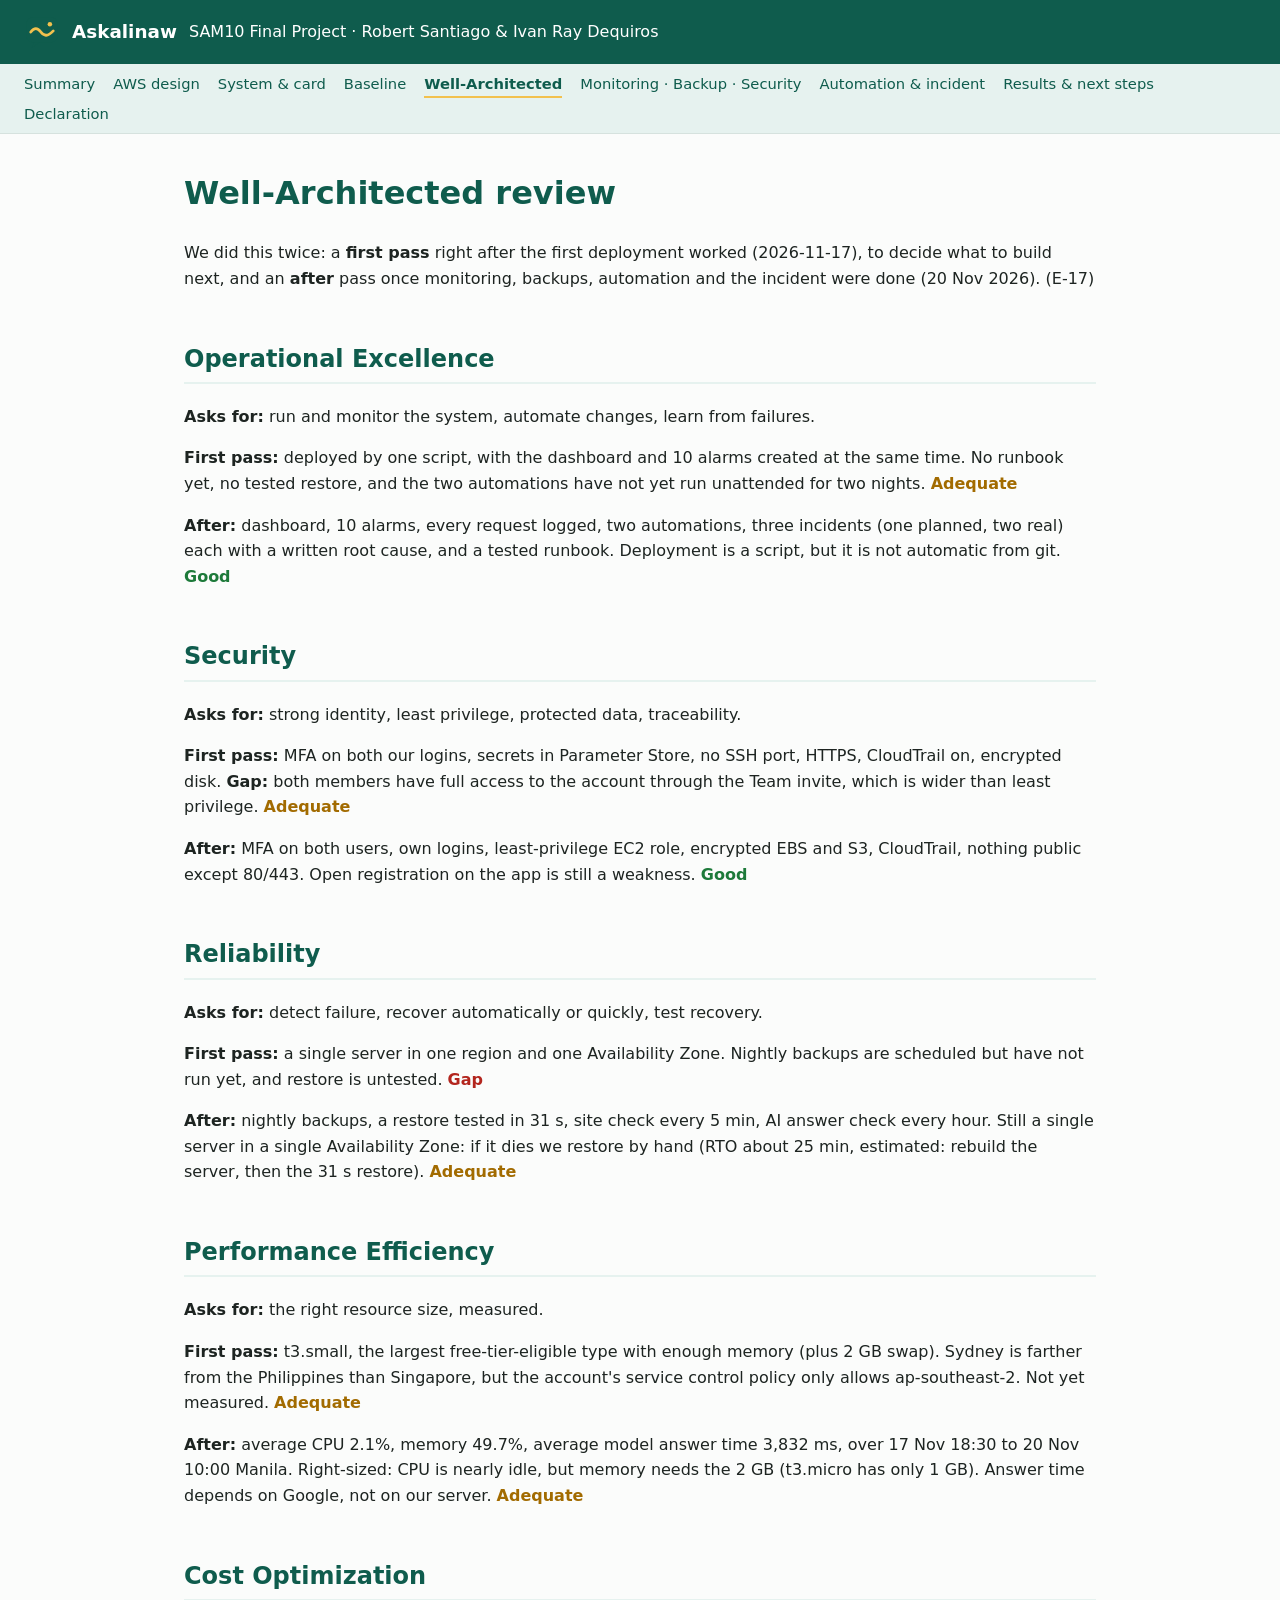
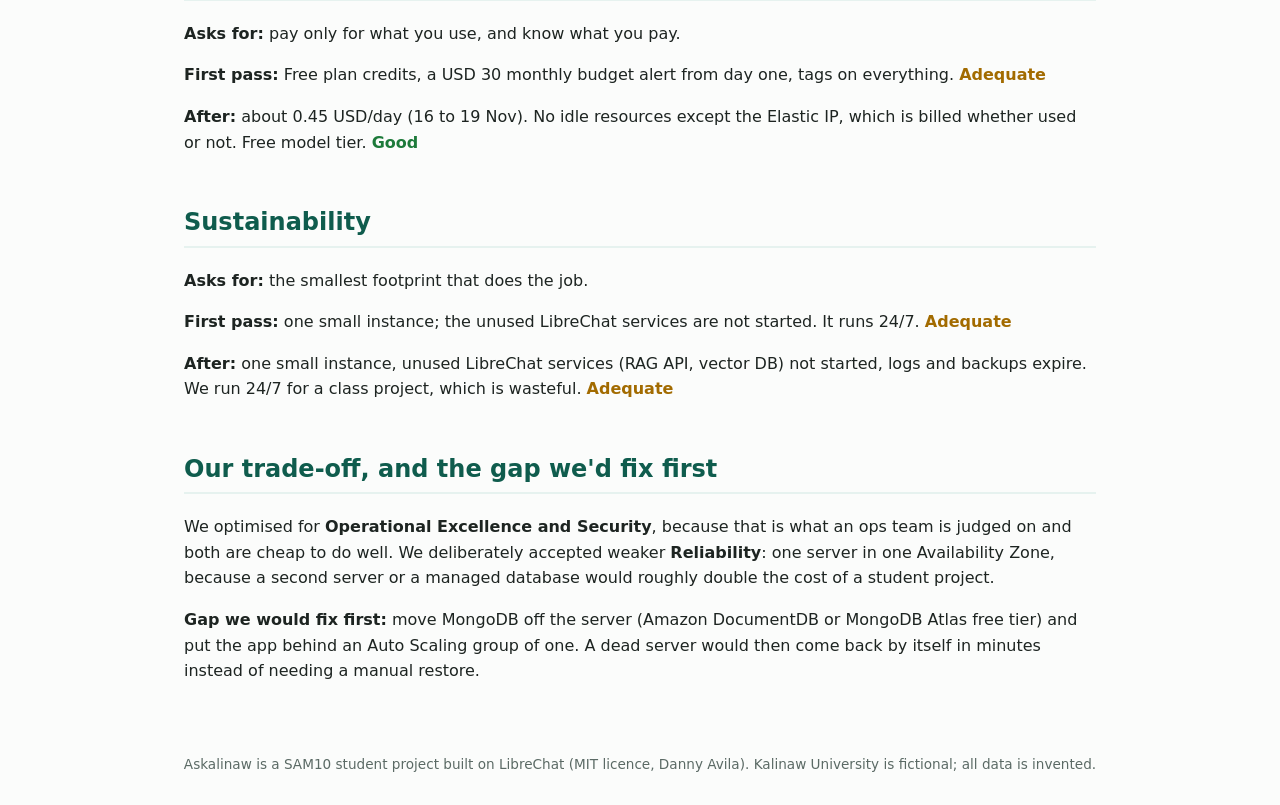
<file: docs/well-architected.html>
<!DOCTYPE html>
<html lang="en"><head><meta charset="utf-8"><meta name="viewport" content="width=device-width,initial-scale=1">
<title>Askalinaw — Well-Architected review</title><link rel="stylesheet" href="style.css"></head>
<body><main>
<h1>Well-Architected review</h1>
<p>We did this twice: a <b>first pass</b> right after the first deployment worked (2026-11-17), to decide what to build next,
and an <b>after</b> pass once monitoring, backups, automation and the incident were done (20 Nov 2026). (E-17)</p>

<h2>Operational Excellence</h2>
<p><b>Asks for:</b> run and monitor the system, automate changes, learn from failures.</p>
<p><b>First pass:</b> deployed by one script, with the dashboard and 10 alarms created at the same time. No runbook yet, no tested restore, and the two automations have not yet run unattended for two nights. <span class="adequate">Adequate</span></p>
<p><b>After:</b> dashboard, 10 alarms, every request logged, two automations, three incidents (one planned, two real) each with a written root cause, and a tested runbook. Deployment is a script, but it is not automatic from git. <span class="good">Good</span></p>

<h2>Security</h2>
<p><b>Asks for:</b> strong identity, least privilege, protected data, traceability.</p>
<p><b>First pass:</b> MFA on both our logins, secrets in Parameter Store, no SSH port, HTTPS, CloudTrail on, encrypted disk. <b>Gap:</b> both members have full access to the account through the Team invite, which is wider than least privilege. <span class="adequate">Adequate</span></p>
<p><b>After:</b> MFA on both users, own logins, least-privilege EC2 role, encrypted EBS and S3, CloudTrail, nothing public except 80/443. Open registration on the app is still a weakness. <span class="good">Good</span></p>

<h2>Reliability</h2>
<p><b>Asks for:</b> detect failure, recover automatically or quickly, test recovery.</p>
<p><b>First pass:</b> a single server in one region and one Availability Zone. Nightly backups are scheduled but have not run yet, and restore is untested. <span class="gap">Gap</span></p>
<p><b>After:</b> nightly backups, a restore tested in 31 s, site check every 5 min, AI answer check every hour. Still a single server in a single Availability Zone: if it dies we restore by hand (RTO about 25 min, estimated: rebuild the server, then the 31 s restore). <span class="adequate">Adequate</span></p>

<h2>Performance Efficiency</h2>
<p><b>Asks for:</b> the right resource size, measured.</p>
<p><b>First pass:</b> t3.small, the largest free-tier-eligible type with enough memory (plus 2 GB swap). Sydney is farther from the Philippines than Singapore, but the account's service control policy only allows ap-southeast-2. Not yet measured. <span class="adequate">Adequate</span></p>
<p><b>After:</b> average CPU 2.1%, memory 49.7%, average model answer time 3,832 ms, over 17 Nov 18:30 to 20 Nov 10:00 Manila. Right-sized: CPU is nearly idle, but memory needs the 2 GB (t3.micro has only 1 GB). Answer time depends on Google, not on our server. <span class="adequate">Adequate</span></p>

<h2>Cost Optimization</h2>
<p><b>Asks for:</b> pay only for what you use, and know what you pay.</p>
<p><b>First pass:</b> Free plan credits, a USD 30 monthly budget alert from day one, tags on everything. <span class="adequate">Adequate</span></p>
<p><b>After:</b> about 0.45 USD/day (16 to 19 Nov). No idle resources except the Elastic IP, which is billed whether used or not. Free model tier. <span class="good">Good</span></p>

<h2>Sustainability</h2>
<p><b>Asks for:</b> the smallest footprint that does the job.</p>
<p><b>First pass:</b> one small instance; the unused LibreChat services are not started. It runs 24/7. <span class="adequate">Adequate</span></p>
<p><b>After:</b> one small instance, unused LibreChat services (RAG API, vector DB) not started, logs and backups expire. We run 24/7 for a class project, which is wasteful. <span class="adequate">Adequate</span></p>

<h2>Our trade-off, and the gap we'd fix first</h2>
<p>We optimised for <b>Operational Excellence and Security</b>, because that is what an ops team is judged on and both are cheap to do well.
We deliberately accepted weaker <b>Reliability</b>: one server in one Availability Zone, because a second server or a managed database would
roughly double the cost of a student project.</p>
<p><b>Gap we would fix first:</b> move MongoDB off the server (Amazon DocumentDB or MongoDB Atlas free tier) and put the app behind an
Auto Scaling group of one. A dead server would then come back by itself in minutes instead of needing a manual restore.</p>
</main><script src="nav.js"></script></body></html>
</file>
<file: docs/style.css>
:root { --green:#0F5C4D; --green-l:#E6F2EF; --gold:#F2C14E; --ink:#1d2421; --muted:#5b6a65; --line:#d6e2de; }
* { box-sizing: border-box; }
body { margin:0; font:16px/1.6 system-ui,-apple-system,"Segoe UI",Roboto,sans-serif; color:var(--ink); background:#fbfcfb; }
header.site { background:var(--green); color:#fff; padding:14px 24px; display:flex; align-items:center; gap:12px; flex-wrap:wrap; }
header.site img { width:36px; height:36px; }
header.site strong { font-size:1.15rem; }
nav.site { background:var(--green-l); border-bottom:1px solid var(--line); padding:8px 24px; display:flex; gap:4px 18px; flex-wrap:wrap; font-size:.92rem; }
nav.site a { color:var(--green); text-decoration:none; }
nav.site a.on { font-weight:700; border-bottom:2px solid var(--gold); }
main { max-width:960px; margin:0 auto; padding:24px; }
h1 { color:var(--green); margin-top:.3em; } h2 { color:var(--green); border-bottom:2px solid var(--green-l); padding-bottom:4px; margin-top:2em; }
table { border-collapse:collapse; width:100%; margin:1em 0; font-size:.93rem; }
th, td { border:1px solid var(--line); padding:6px 9px; text-align:left; vertical-align:top; }
th { background:var(--green-l); }
figure { margin:1.2em 0; border:1px solid var(--line); background:#fff; padding:8px; }
figure img { max-width:100%; display:block; }
figcaption { color:var(--muted); font-size:.88rem; margin-top:6px; }
code, pre { background:#eef3f1; border-radius:4px; font-size:.88rem; }
code { padding:1px 4px; } pre { padding:10px; overflow-x:auto; }
.todo { background:#fff4d6; border:1px dashed #d9a400; padding:2px 6px; border-radius:3px; }
.note { background:var(--green-l); border-left:4px solid var(--green); padding:10px 14px; margin:1em 0; }
.good { color:#1d7a3a; font-weight:700; } .adequate { color:#a26b00; font-weight:700; } .gap { color:#b3261e; font-weight:700; }
.video { position:relative; padding-top:56.25%; background:#000; } .video iframe { position:absolute; inset:0; width:100%; height:100%; border:0; }
footer { text-align:center; color:var(--muted); font-size:.85rem; padding:30px; }
</file>
